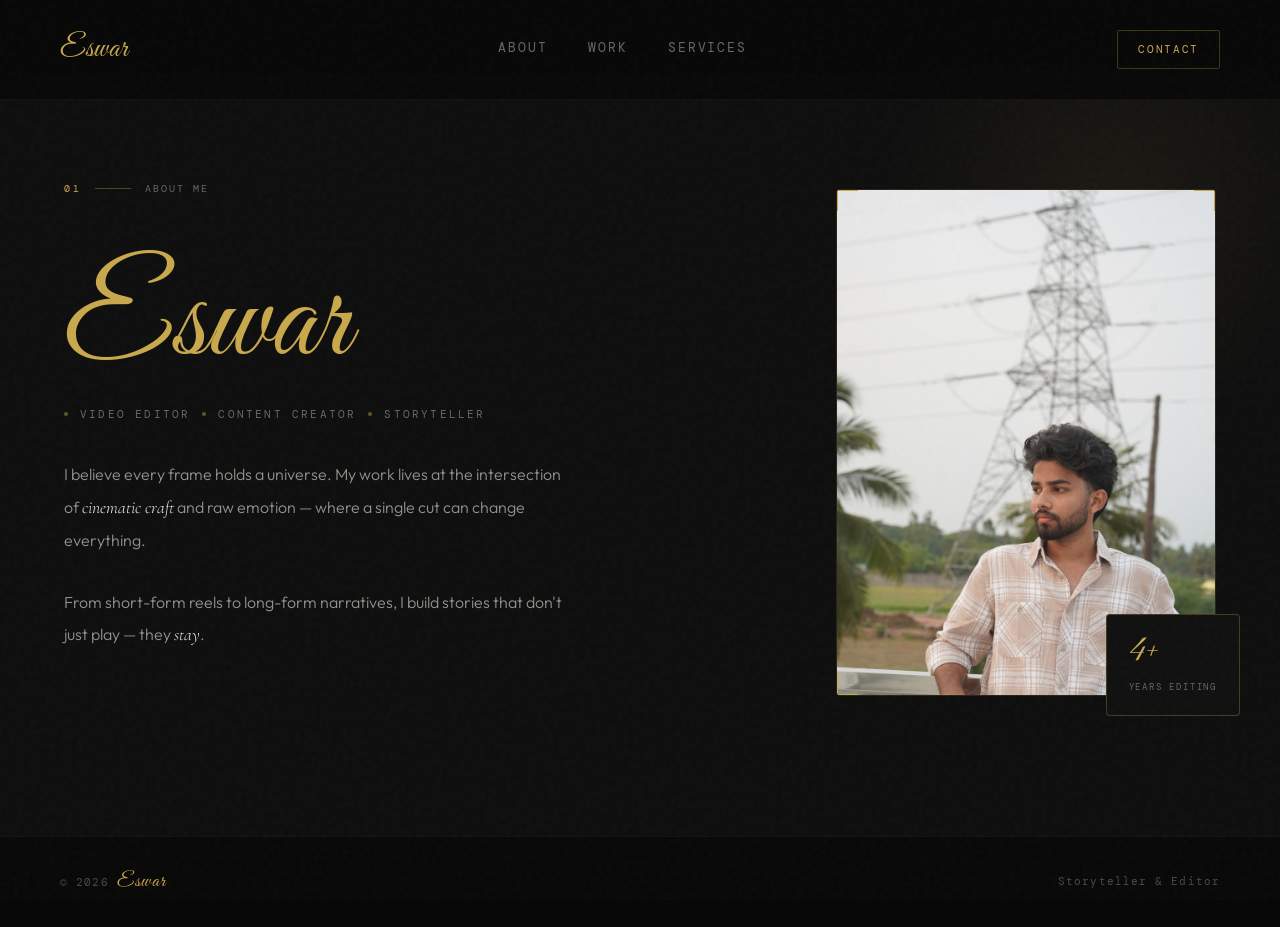
<file: about.html>
<!DOCTYPE html>
<html lang="en">
<head>
<meta charset="UTF-8">
<meta name="viewport" content="width=device-width, initial-scale=1.0">
<title>Eswar — About</title>
<link rel="preconnect" href="https://fonts.googleapis.com">
<link rel="preconnect" href="https://fonts.gstatic.com" crossorigin>
<link href="https://fonts.googleapis.com/css2?family=Cormorant+Garamond:ital,wght@0,300;0,400;0,600;0,700;1,300;1,400;1,600;1,700&family=Great+Vibes&family=Outfit:wght@300;400;500&family=DM+Mono:wght@300;400&display=swap" rel="stylesheet">
<link rel="stylesheet" href="styles.css">
</head>
<body>
<!-- Shader container for about-specific effects -->
<div id="shader-about" style="position:fixed;top:0;left:0;width:100%;height:100%;z-index:1;pointer-events:none;"></div>

<nav>
  <a href="hero.html" class="nav-logo">Eswar</a>
  <div class="nav-links">
    <a href="about.html" class="link">About</a>
    <a href="whatido.html" class="link">Work</a>
    <a href="services.html" class="link">Services</a>
    <a href="contact.html" class="link mobile-only">Contact</a>
  </div>
  <div class="nav-cta-wrapper">
    <a href="contact.html" class="nav-cta">Contact</a>
  </div>
  <button class="nav-toggle" aria-label="Toggle Navigation">
    <svg viewBox="0 0 24 24" fill="none" stroke="currentColor">
      <line x1="3" y1="12" x2="21" y2="12"></line>
      <line x1="3" y1="6" x2="21" y2="6"></line>
      <line x1="3" y1="18" x2="21" y2="18"></line>
    </svg>
  </button>
</nav>

<section id="about" class="section-wrap">
  <div class="orb" style="width:500px;height:500px;top:-120px;right:-80px;background:radial-gradient(circle,rgba(201,168,76,0.07) 0%,transparent 65%);"></div>
  <div class="section-tag reveal">
    <span class="tag-num">01</span>
    <span class="tag-line"></span>
    <span class="tag-label">About Me</span>
  </div>
  <div class="about-grid">
    <div class="reveal d1">
      <span class="about-name-script">Eswar</span>
      <div class="about-tagline">
        <span class="tl-dot"></span>
        <span class="tl-text">Video Editor</span>
        <span class="tl-dot"></span>
        <span class="tl-text">Content Creator</span>
        <span class="tl-dot"></span>
        <span class="tl-text">Storyteller</span>
      </div>
      <p class="about-bio">
        I believe every frame holds a universe. My work lives at the intersection of
        <em>cinematic craft</em> and raw emotion — where a single cut can change everything.
        <br><br>
        From short-form reels to long-form narratives, I build stories that don't just play —
        they <em>stay</em>.
      </p>
    </div>
    
    <div class="about-photo-wrap reveal d2">
      <div class="photo-frame">
        <span class="corner tl"></span>
        <span class="corner tr"></span>
        <span class="corner bl"></span>
        <span class="corner br"></span>
        <img src="img/DSC05494.JPG" alt="Eswar" class="photo-img">
      </div>
      <div class="about-float-badge">
        <span class="badge-num">4+</span>
        <span class="badge-label">Years Editing</span>
      </div>
    </div>
  </div>
</section>

<footer>
  <span class="ft">© 2026 <span class="ft-script">Eswar</span></span>
  <span class="ft" style="color:var(--muted2);">Storyteller &amp; Editor</span>
</footer>

<script src="script.js"></script>
</body>
</html>
</file>
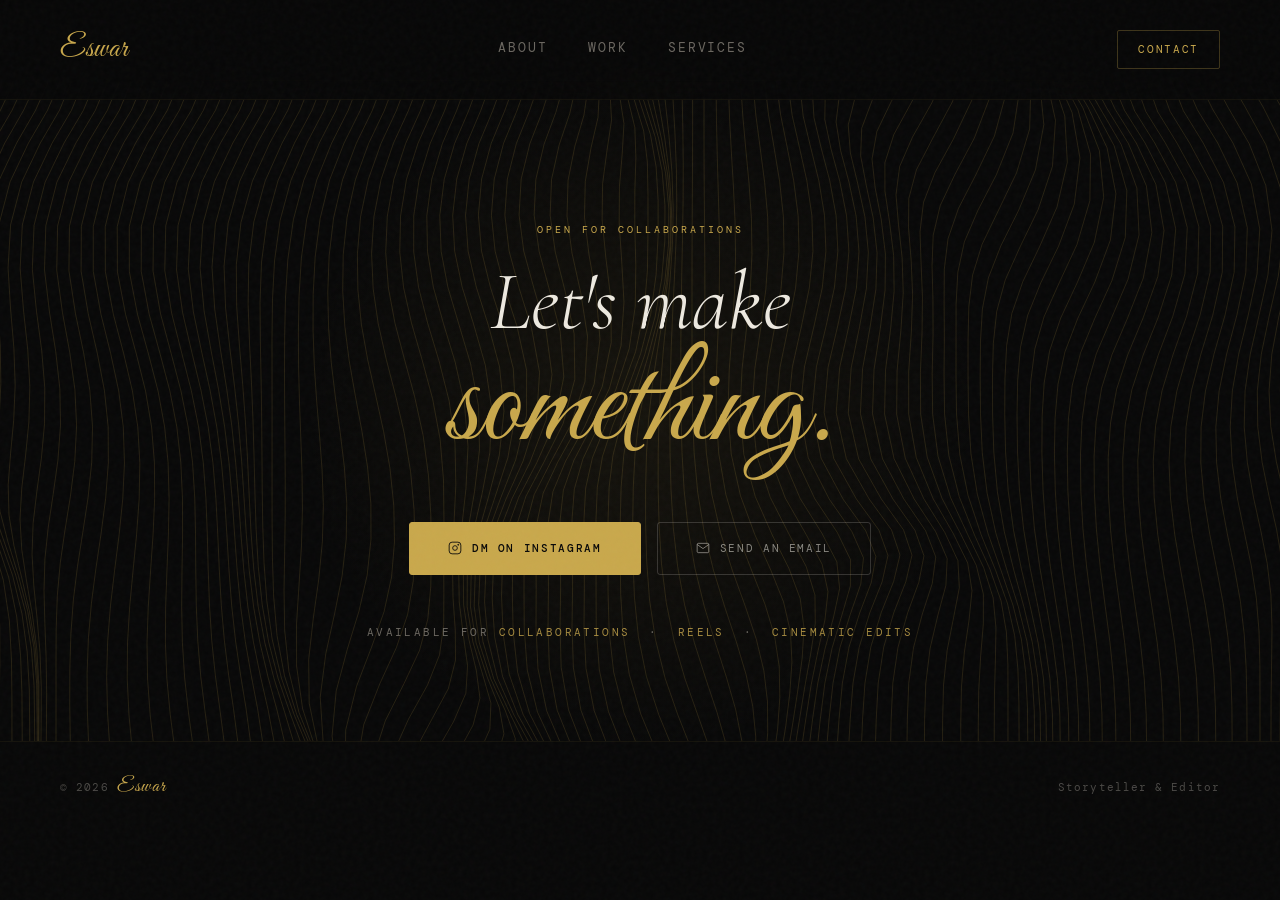
<file: contact.html>
<!DOCTYPE html>
<html lang="en">
<head>
<meta charset="UTF-8">
<meta name="viewport" content="width=device-width, initial-scale=1.0">
<title>Eswar — Contact</title>
<link rel="preconnect" href="https://fonts.googleapis.com">
<link rel="preconnect" href="https://fonts.gstatic.com" crossorigin>
<link href="https://fonts.googleapis.com/css2?family=Cormorant+Garamond:ital,wght@0,300;0,400;0,600;0,700;1,300;1,400;1,600;1,700&family=Great+Vibes&family=Outfit:wght@300;400;500&family=DM+Mono:wght@300;400&display=swap" rel="stylesheet">
<link rel="stylesheet" href="styles.css">
<!-- Shader container for contact-specific effects -->
<div id="shader-contact" style="position:fixed;top:0;left:0;width:100%;height:100%;z-index:1;pointer-events:none;"></div>
</head>
<body>
<nav>
  <a href="hero.html" class="nav-logo">Eswar</a>
  <div class="nav-links">
    <a href="about.html" class="link">About</a>
    <a href="whatido.html" class="link">Work</a>
    <a href="services.html" class="link">Services</a>
    <a href="contact.html" class="link mobile-only">Contact</a>
  </div>
  <div class="nav-cta-wrapper">
    <a href="contact.html" class="nav-cta">Contact</a>
  </div>
  <button class="nav-toggle" aria-label="Toggle Navigation">
    <svg viewBox="0 0 24 24" fill="none" stroke="currentColor">
      <line x1="3" y1="12" x2="21" y2="12"></line>
      <line x1="3" y1="6" x2="21" y2="6"></line>
      <line x1="3" y1="18" x2="21" y2="18"></line>
    </svg>
  </button>
</nav>

<div class="divider"></div>

<section id="contact">
  <div class="waves-container">
    <canvas id="waves-canvas"></canvas>
  </div>
  <div class="contact-orb"></div>
  <p class="contact-pre reveal">Open for collaborations</p>
  <div class="contact-heading reveal d1">Let's make</div>
  <div class="contact-script reveal d2">something.</div>
  <div class="cta-row reveal d3">
    <a href="https://www.instagram.com/tony_speaks.fc/" target="_blank" rel="noreferrer noopener" class="btn btn-gold">
      <svg width="14" height="14" viewBox="0 0 24 24" fill="none" stroke="currentColor" stroke-width="1.5"><rect x="2" y="2" width="20" height="20" rx="5"/><circle cx="12" cy="12" r="4"/><circle cx="17.5" cy="6.5" r="0.8" fill="currentColor"/></svg>
      DM on Instagram
    </a>
    <a href="mailto:easravan4@gmail.com" class="btn btn-ghost">
      <svg width="14" height="14" viewBox="0 0 24 24" fill="none" stroke="currentColor" stroke-width="1.5"><path d="M4 4h16c1.1 0 2 .9 2 2v12c0 1.1-.9 2-2 2H4c-1.1 0-2-.9-2-2V6c0-1.1.9-2 2-2z"/><polyline points="22,6 12,13 2,6"/></svg>
      Send an Email
    </a>
  </div>
  <p class="contact-avail reveal d4">Available for <span>Collaborations</span> &nbsp;·&nbsp; <span>Reels</span> &nbsp;·&nbsp; <span>Cinematic Edits</span></p>
</section>

<footer>
  <span class="ft">© 2026 <span class="ft-script">Eswar</span></span>
  <span class="ft" style="color:var(--muted2);">Storyteller &amp; Editor</span>
  </footer>

<script src="script.js"></script>
</body>
</html>
</file>
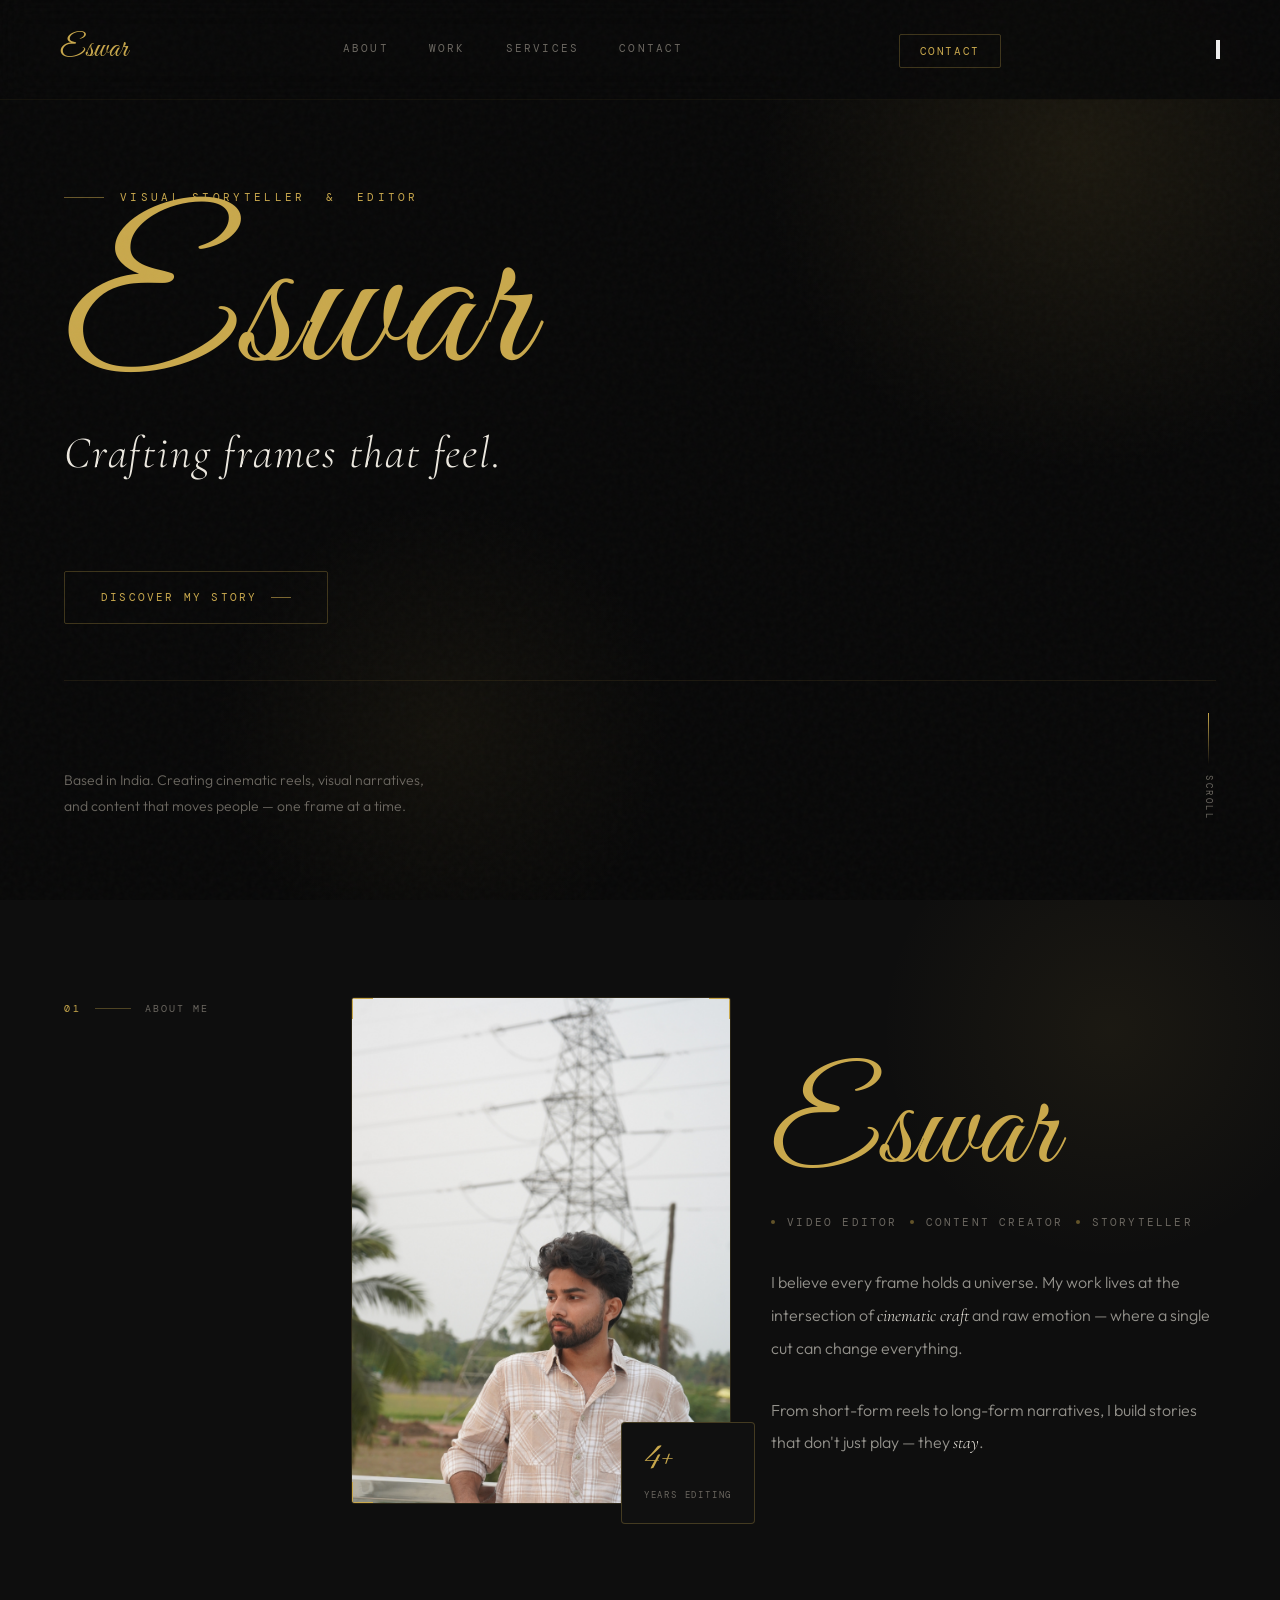
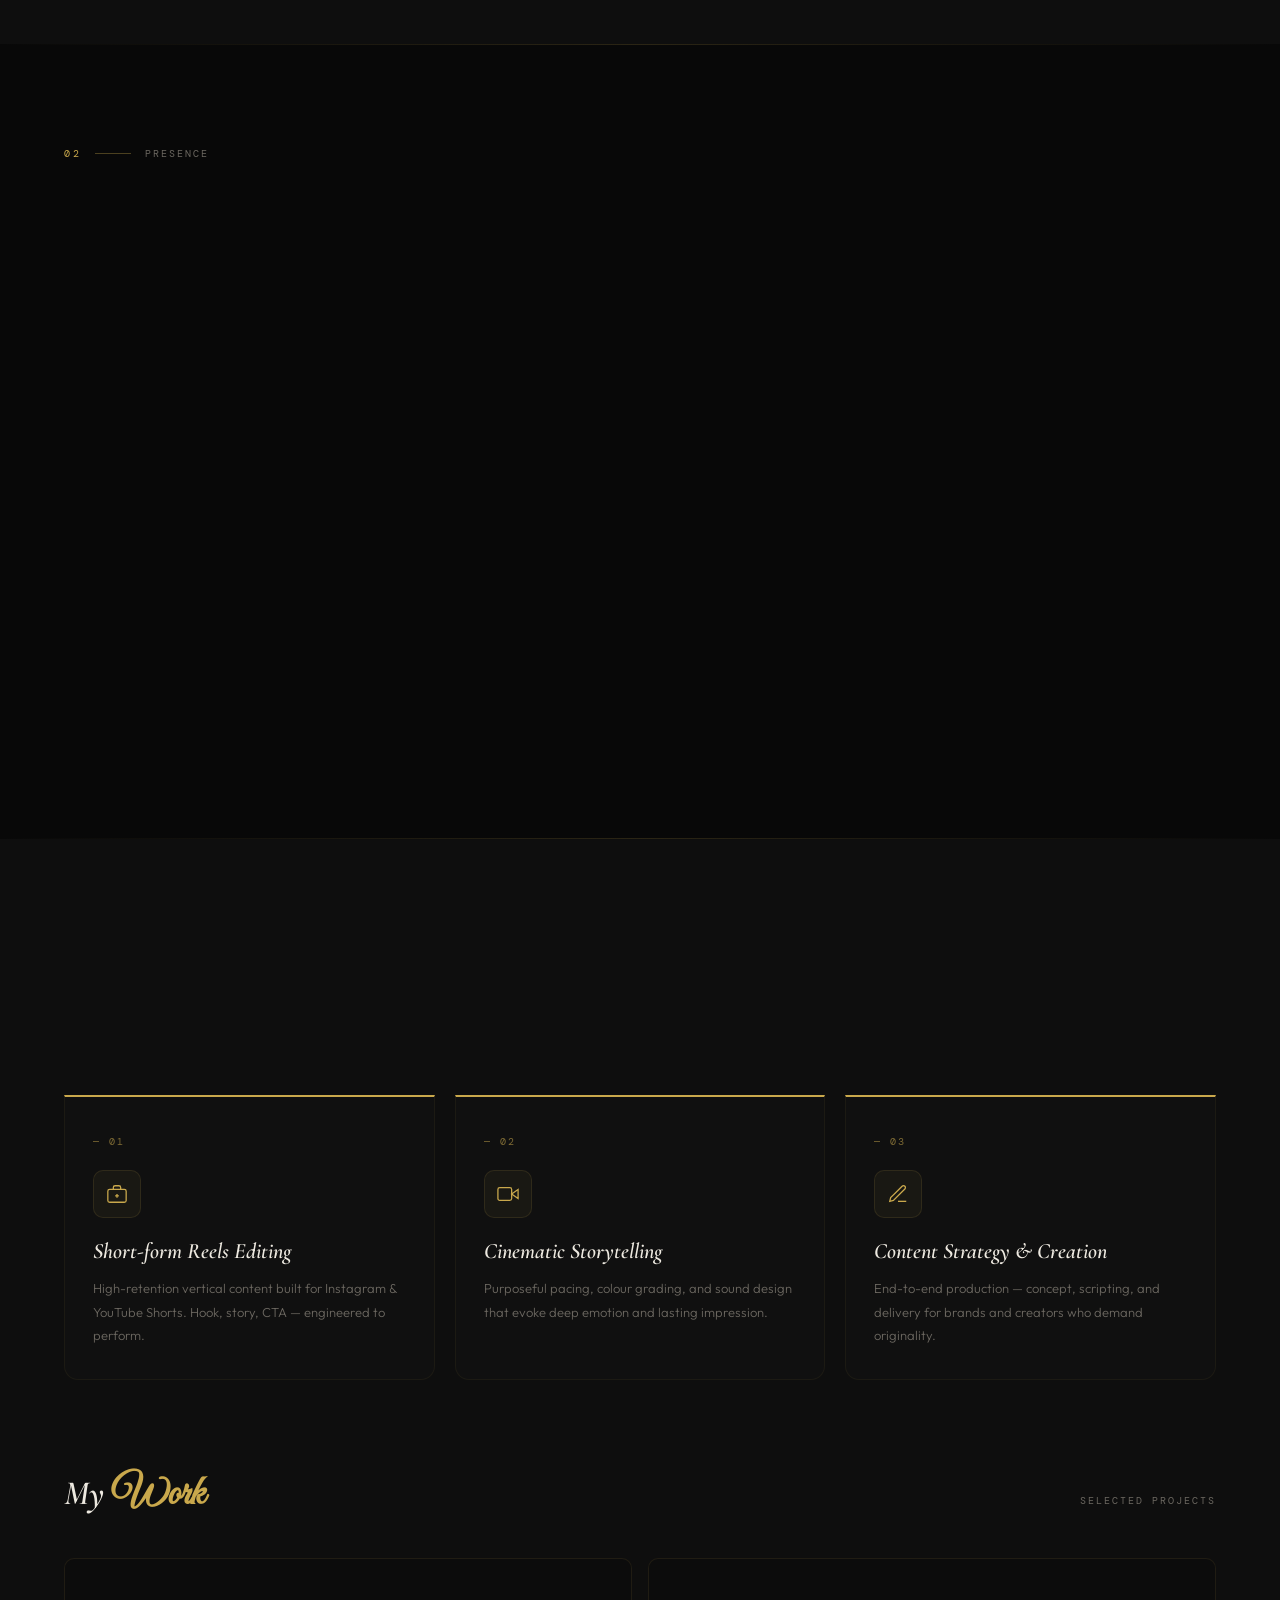
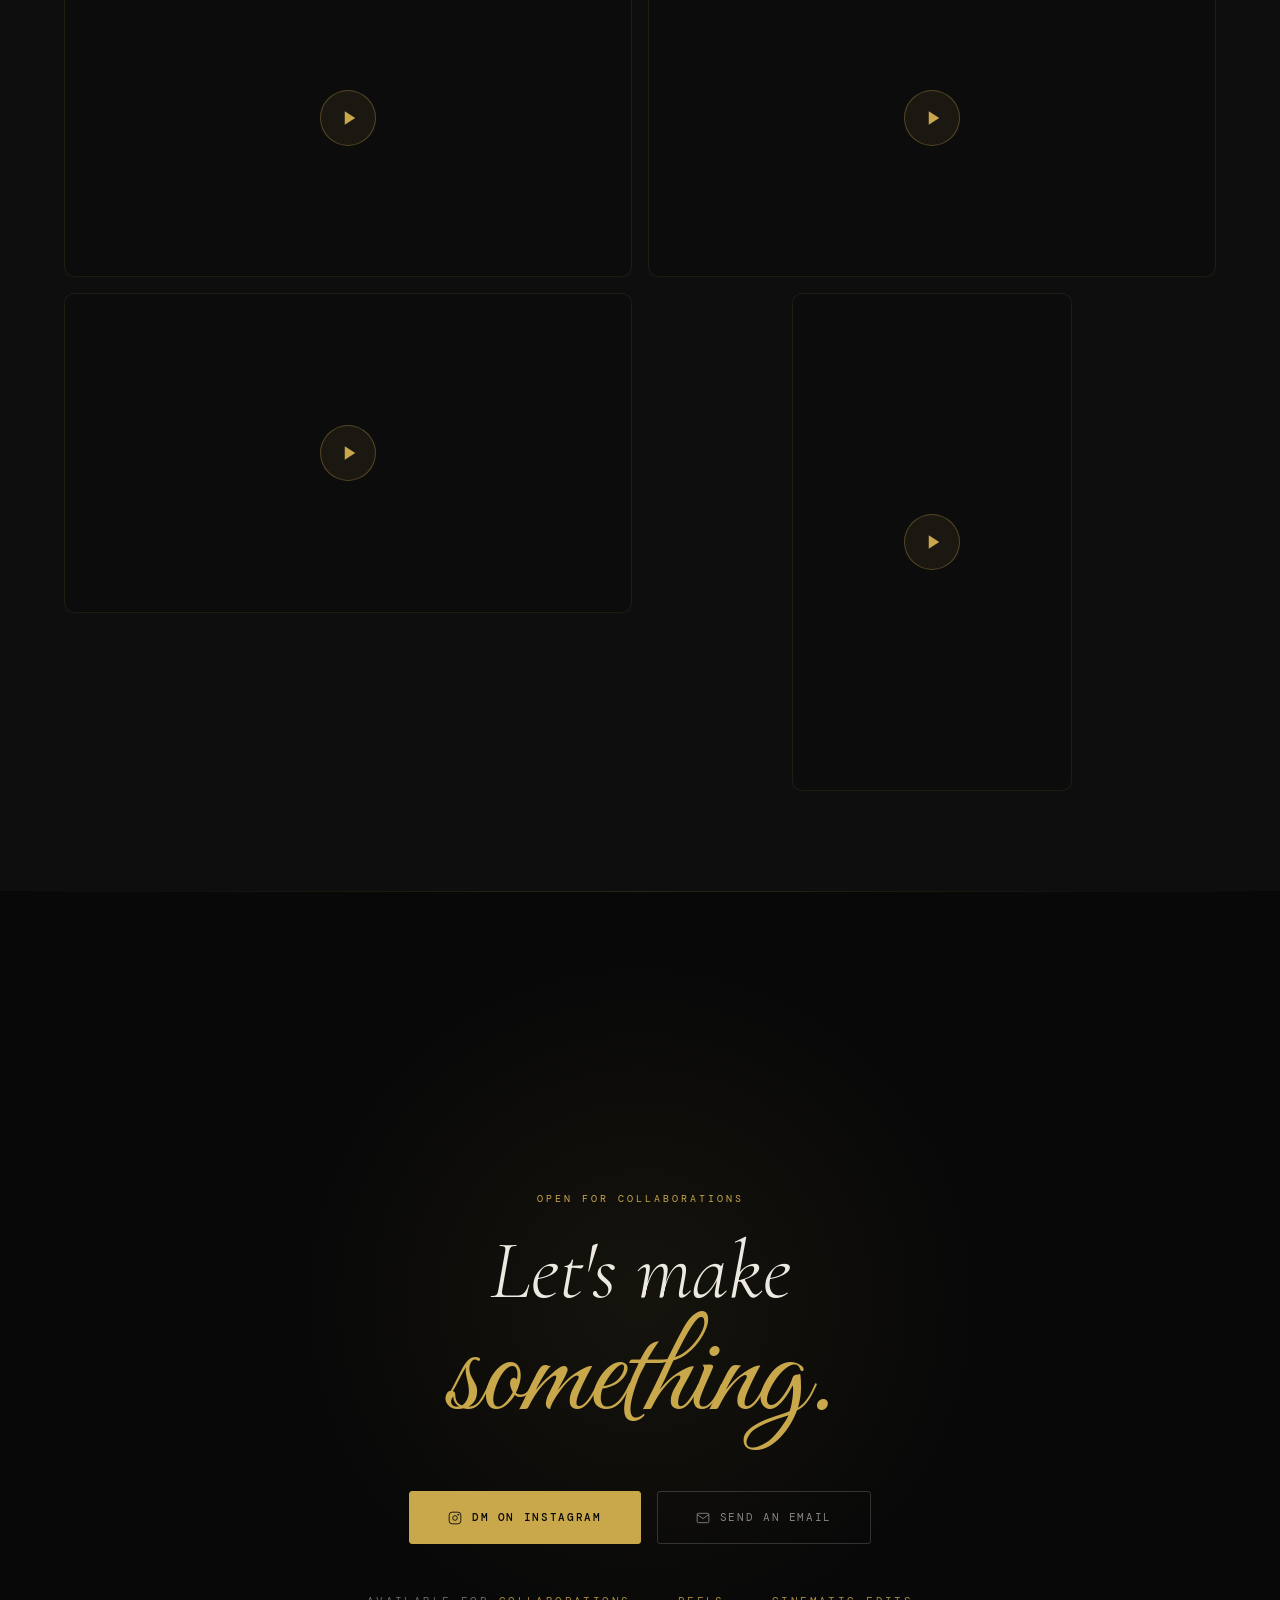
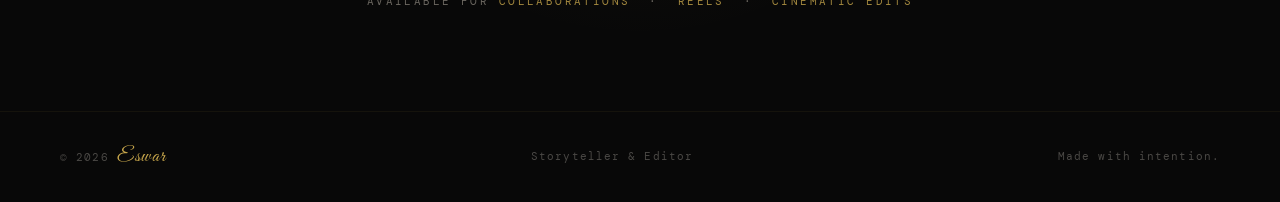
<file: eswar_portfolio.html>
<!DOCTYPE html>
<html lang="en">

<head>
  <meta charset="UTF-8">
  <meta name="viewport" content="width=device-width, initial-scale=1.0">
  <title>Eswar — Storyteller & Editor</title>
  <link rel="preconnect" href="https://fonts.googleapis.com">
  <link rel="preconnect" href="https://fonts.gstatic.com" crossorigin>
  <link
    href="https://fonts.googleapis.com/css2?family=Cormorant+Garamond:ital,wght@0,300;0,400;0,600;0,700;1,300;1,400;1,600;1,700&family=Great+Vibes&family=Outfit:wght@300;400;500&family=DM+Mono:wght@300;400&display=swap"
    rel="stylesheet">
  <style>
    *,
    *::before,
    *::after {
      margin: 0;
      padding: 0;
      box-sizing: border-box;
    }

    :root {
      --black: #080808;
      --black2: #0e0e0e;
      --card: #101010;
      --gold: #c9a84c;
      --gold2: #e8c97a;
      --gold-glow: rgba(201, 168, 76, 0.18);
      --gold-border: rgba(201, 168, 76, 0.28);
      --cream: #ede9e0;
      --muted: #6b6760;
      --muted2: #4a4845;
      --serif: 'Cormorant Garamond', Georgia, serif;
      --script: 'Great Vibes', cursive;
      --sans: 'Outfit', sans-serif;
      --mono: 'DM Mono', monospace;
    }

    html {
      scroll-behavior: smooth;
    }

    body {
      background: var(--black);
      color: var(--cream);
      font-family: var(--sans);
      font-size: 16px;
      line-height: 1.7;
      overflow-x: hidden;
    }

    /* ─── GRAIN ─── */
    body::before {
      content: '';
      position: fixed;
      inset: 0;
      background-image: url("data:image/svg+xml,%3Csvg viewBox='0 0 200 200' xmlns='http://www.w3.org/2000/svg'%3E%3Cfilter id='n'%3E%3CfeTurbulence type='fractalNoise' baseFrequency='0.85' numOctaves='4' stitchTiles='stitch'/%3E%3C/filter%3E%3Crect width='100%25' height='100%25' filter='url(%23n)'/%3E%3C/svg%3E");
      opacity: 0.03;
      pointer-events: none;
      z-index: 9999;
    }

    /* ─── ORB ─── */
    .orb {
      position: absolute;
      border-radius: 50%;
      pointer-events: none;
    }

    /* ─── NAV ─── */
    nav {
      position: fixed;
      top: 0;
      left: 0;
      right: 0;
      z-index: 100;
      display: flex;
      justify-content: space-between;
      align-items: center;
      padding: 24px 60px;
      background: rgba(8, 8, 8, 0.88);
      backdrop-filter: blur(16px);
      border-bottom: 1px solid rgba(201, 168, 76, 0.06);
    }

    .nav-logo {
      font-family: var(--script);
      font-size: 30px;
      color: var(--gold);
      text-decoration: none;
    }

    .nav-links {
      display: flex;
      gap: 40px;
      align-items: center;
    }

    nav a.link {
      font-family: var(--mono);
      font-size: 11px;
      letter-spacing: 0.2em;
      text-transform: uppercase;
      color: var(--muted);
      text-decoration: none;
      position: relative;
      padding-bottom: 3px;
      transition: color 0.3s;
    }

    nav a.link::after {
      content: '';
      position: absolute;
      bottom: 0;
      left: 0;
      height: 1px;
      width: 0;
      background: var(--gold);
      transition: width 0.35s ease;
    }

    nav a.link:hover {
      color: var(--cream);
    }

    nav a.link:hover::after {
      width: 100%;
    }

    .nav-cta {
      font-family: var(--mono);
      font-size: 11px;
      letter-spacing: 0.15em;
      text-transform: uppercase;
      color: var(--gold);
      border: 1px solid var(--gold-border);
      padding: 9px 20px;
      border-radius: 2px;
      text-decoration: none;
      transition: background 0.3s, color 0.3s;
    }

    .nav-cta:hover {
      background: var(--gold);
      color: var(--black);
    }

    /* ─── HERO ─── */
    #hero {
      min-height: 100vh;
      display: flex;
      flex-direction: column;
      justify-content: flex-end;
      padding: 0 64px 80px;
      position: relative;
      overflow: hidden;
    }

    .hero-orb1 {
      width: 700px;
      height: 700px;
      top: -200px;
      right: -150px;
      background: radial-gradient(circle, rgba(201, 168, 76, 0.1) 0%, transparent 65%);
    }

    .hero-orb2 {
      width: 500px;
      height: 500px;
      bottom: -80px;
      left: 15%;
      background: radial-gradient(circle, rgba(201, 168, 76, 0.06) 0%, transparent 65%);
    }

    .hero-eyebrow {
      font-family: var(--mono);
      font-size: 11px;
      letter-spacing: 0.3em;
      color: var(--gold);
      text-transform: uppercase;
      margin-bottom: 24px;
      display: flex;
      align-items: center;
      gap: 16px;
      opacity: 0;
      animation: fadeIn 1s ease 0.3s forwards;
    }

    .hero-eyebrow::before {
      content: '';
      display: block;
      width: 40px;
      height: 1px;
      background: var(--gold);
      opacity: 0.5;
    }

    .hero-name {
      font-family: var(--script);
      font-size: clamp(100px, 16vw, 210px);
      color: var(--gold);
      line-height: 0.82;
      letter-spacing: 0.01em;
      margin-bottom: 16px;
      opacity: 0;
      animation: fadeUp 1.1s ease 0.5s forwards;
    }

    .hero-sub {
      font-family: var(--serif);
      font-size: clamp(24px, 3.5vw, 48px);
      font-weight: 300;
      font-style: italic;
      color: var(--cream);
      opacity: 0;
      animation: fadeUp 1.1s ease 0.7s forwards;
      letter-spacing: 0.04em;
      margin-bottom: 48px;
    }

    .hero-bottom {
      display: flex;
      justify-content: space-between;
      align-items: flex-end;
      border-top: 1px solid rgba(201, 168, 76, 0.1);
      padding-top: 32px;
      opacity: 0;
      animation: fadeUp 1s ease 0.9s forwards;
    }

    .hero-desc {
      font-size: 14px;
      color: var(--muted);
      max-width: 360px;
      line-height: 1.85;
      font-weight: 300;
    }

    .hero-scroll {
      display: flex;
      flex-direction: column;
      align-items: center;
      gap: 10px;
    }

    /* Hero Button Shell */
    .hero-actions {
      margin-top: 32px;
      margin-bottom: 56px;
      animation: fadeUp 1.1s ease 0.4s both;
    }

    .hero-btn {
      display: inline-flex;
      align-items: center;
      gap: 14px;
      font-family: var(--mono);
      font-size: 11px;
      letter-spacing: 0.2em;
      text-transform: uppercase;
      color: var(--gold);
      text-decoration: none;
      border: 1px solid var(--gold-border);
      padding: 16px 36px;
      border-radius: 2px;
      transition: all 0.4s cubic-bezier(0.23, 1, 0.32, 1);
      position: relative;
      overflow: hidden;
    }

    .hero-btn:hover {
      background: var(--gold);
      color: var(--black);
      border-color: var(--gold);
      box-shadow: 0 0 40px rgba(201, 168, 76, 0.15);
      transform: translateY(-2px);
    }

    .hero-btn .arrow-line {
      height: 1px;
      width: 20px;
      background: currentColor;
      opacity: 0.6;
    }

    .scroll-line {
      width: 1px;
      height: 52px;
      background: linear-gradient(to bottom, var(--gold), transparent);
      animation: scrollPulse 2.2s ease-in-out infinite;
    }

    @keyframes scrollPulse {

      0%,
      100% {
        opacity: 0.25;
      }

      50% {
        opacity: 1;
      }
    }

    .scroll-text {
      font-family: var(--mono);
      font-size: 9px;
      letter-spacing: 0.28em;
      color: var(--muted);
      text-transform: uppercase;
      writing-mode: vertical-rl;
    }

    /* ─── SHARED SECTION ─── */
    .section-wrap {
      padding: 100px 64px;
      position: relative;
      overflow: hidden;
    }

    .section-tag {
      display: flex;
      align-items: center;
      gap: 14px;
      margin-bottom: 20px;
    }

    .tag-num {
      font-family: var(--mono);
      font-size: 10px;
      color: var(--gold);
      letter-spacing: 0.25em;
    }

    .tag-line {
      height: 1px;
      width: 36px;
      background: var(--gold);
      opacity: 0.35;
    }

    .tag-label {
      font-family: var(--mono);
      font-size: 10px;
      color: var(--muted);
      letter-spacing: 0.2em;
      text-transform: uppercase;
    }

    .section-heading {
      font-family: var(--serif);
      font-size: clamp(42px, 6vw, 76px);
      font-weight: 600;
      font-style: italic;
      line-height: 1.02;
      margin-bottom: 32px;
      color: var(--cream);
    }

    .section-heading .hl {
      font-family: var(--script);
      color: var(--gold);
      font-style: normal;
      font-size: 1.12em;
    }

    /* ─── ABOUT ─── */
    #about {
      background: var(--black2);
    }

    .about-grid {
      display: grid;
      grid-template-columns: 1.5fr 1fr;
      gap: 40px;
      align-items: center;
    }

    .about-photo-wrap {
      position: relative;
      top: -40px;
      max-width: 380px;
      margin-left: auto;
      animation: float 6s ease-in-out infinite;
    }

    @keyframes float {

      0%,
      100% {
        transform: translateY(0);
      }

      50% {
        transform: translateY(-15px);
      }
    }

    .photo-frame {
      position: relative;
      width: 100%;
      aspect-ratio: 3/4;
      background: #0d0d0d;
      border: 1px solid rgba(201, 168, 76, 0.15);
      border-radius: 4px;
      display: flex;
      align-items: center;
      justify-content: center;
      overflow: hidden;
    }

    .photo-img {
      width: 100%;
      height: 100%;
      object-fit: cover;
      display: block;
      z-index: 1;
    }

    .photo-frame::after {
      content: '';
      position: absolute;
      inset: 0;
      background: linear-gradient(135deg, rgba(201, 168, 76, 0.04) 0%, transparent 60%);
      pointer-events: none;
    }

    .corner {
      position: absolute;
      width: 22px;
      height: 22px;
      z-index: 2;
    }

    .corner.tl {
      top: -1px;
      left: -1px;
      border-top: 2px solid var(--gold);
      border-left: 2px solid var(--gold);
    }

    .corner.tr {
      top: -1px;
      right: -1px;
      border-top: 2px solid var(--gold);
      border-right: 2px solid var(--gold);
    }

    .corner.bl {
      bottom: -1px;
      left: -1px;
      border-bottom: 2px solid var(--gold);
      border-left: 2px solid var(--gold);
    }

    .corner.br {
      bottom: -1px;
      right: -1px;
      border-bottom: 2px solid var(--gold);
      border-right: 2px solid var(--gold);
    }

    .photo-placeholder {
      display: flex;
      flex-direction: column;
      align-items: center;
      gap: 14px;
      z-index: 1;
    }

    .photo-icon-ring {
      width: 64px;
      height: 64px;
      border-radius: 50%;
      border: 1px solid var(--gold-border);
      display: flex;
      align-items: center;
      justify-content: center;
      background: rgba(201, 168, 76, 0.04);
    }

    .photo-icon-ring svg {
      width: 26px;
      height: 26px;
      stroke: var(--gold);
      fill: none;
      stroke-width: 1.2;
    }

    .photo-placeholder span {
      font-family: var(--mono);
      font-size: 10px;
      letter-spacing: 0.22em;
      color: var(--muted2);
      text-transform: uppercase;
    }

    .about-float-badge {
      position: absolute;
      bottom: -20px;
      right: -24px;
      background: var(--card);
      border: 1px solid var(--gold-border);
      border-radius: 4px;
      padding: 16px 22px;
      z-index: 3;
    }

    .badge-num {
      font-family: var(--script);
      font-size: 40px;
      color: var(--gold);
      line-height: 1;
      display: block;
    }

    .badge-label {
      font-family: var(--mono);
      font-size: 9px;
      letter-spacing: 0.2em;
      color: var(--muted);
      text-transform: uppercase;
    }

    .about-name-script {
      font-family: var(--script);
      font-size: clamp(72px, 10vw, 130px);
      color: var(--gold);
      line-height: 0.88;
      display: block;
      margin-bottom: 24px;
    }

    .about-tagline {
      display: flex;
      align-items: center;
      gap: 12px;
      margin-bottom: 36px;
      flex-wrap: wrap;
    }

    .tl-dot {
      width: 4px;
      height: 4px;
      border-radius: 50%;
      background: var(--gold);
      opacity: 0.45;
      flex-shrink: 0;
    }

    .tl-text {
      font-family: var(--mono);
      font-size: 11px;
      letter-spacing: 0.2em;
      color: var(--muted);
      text-transform: uppercase;
    }

    .about-bio {
      font-size: 16px;
      font-weight: 300;
      color: rgba(237, 233, 224, 0.6);
      line-height: 1.95;
      max-width: 500px;
      margin-bottom: 44px;
    }

    .about-bio em {
      font-family: var(--serif);
      font-style: italic;
      color: var(--cream);
      font-size: 1.1em;
    }

    .about-stats {
      display: flex;
      gap: 44px;
      padding-top: 32px;
      border-top: 1px solid rgba(201, 168, 76, 0.1);
    }

    .astat {
      display: flex;
      flex-direction: column;
      gap: 5px;
    }

    .astat-n {
      font-family: var(--serif);
      font-size: 36px;
      font-weight: 600;
      color: var(--gold);
      line-height: 1;
    }

    .astat-l {
      font-family: var(--mono);
      font-size: 9px;
      letter-spacing: 0.2em;
      color: var(--muted);
      text-transform: uppercase;
    }

    /* ─── WHAT I DO ─── */
    #whatido {
      background: var(--black);
    }

    .whatido-grid {
      display: grid;
      grid-template-columns: 1fr 1fr;
      gap: 40px;
      align-items: center;
    }

    .insta-card {
      background: var(--card);
      border: 1px solid var(--gold-border);
      border-radius: 14px;
      padding: 40px;
      display: flex;
      flex-direction: column;
      gap: 32px;
      position: relative;
      overflow: hidden;
      transition: box-shadow 0.4s;
      margin-top: -160px;
      margin-left: -160px;
      animation: float 5s ease-in-out infinite alternate;
    }

    .insta-card::before {
      content: '';
      position: absolute;
      top: 0;
      left: 0;
      right: 0;
      height: 2px;
      background: linear-gradient(to right, transparent, var(--gold) 40%, var(--gold2) 60%, transparent);
      opacity: 0.7;
    }

    .insta-card:hover {
      box-shadow: 0 0 70px rgba(201, 168, 76, 0.1);
    }

    .insta-profile {
      display: flex;
      align-items: center;
      gap: 18px;
    }

    .avatar-ring {
      width: 68px;
      height: 68px;
      border-radius: 50%;
      padding: 2px;
      background: conic-gradient(var(--gold) 0deg, var(--gold2) 120deg, transparent 240deg, var(--gold) 360deg);
      flex-shrink: 0;
    }

    .avatar-inner {
      width: 100%;
      height: 100%;
      border-radius: 50%;
      background: var(--card);
      border: 2px solid var(--black);
      display: flex;
      align-items: center;
      justify-content: center;
      overflow: hidden;
    }

    .avatar-inner svg {
      width: 26px;
      height: 26px;
      stroke: var(--muted);
      fill: none;
      stroke-width: 1.3;
    }

    .avatar-inner img {
      width: 100%;
      height: 100%;
      object-fit: cover;
      display: block;
    }

    .insta-handle {
      font-family: var(--sans);
      font-size: 16px;
      font-weight: 500;
      color: var(--cream);
    }

    .insta-sub {
      font-size: 12px;
      color: var(--muted);
      margin-top: 3px;
      font-weight: 300;
    }

    .insta-stats {
      display: flex;
      justify-content: center;
      gap: 12px;
    }

    .stat-item {
      background: rgba(201, 168, 76, 0.03);
      border: 1px solid rgba(201, 168, 76, 0.1);
      border-radius: 10px;
      padding: 20px 12px;
      text-align: center;
      transition: border-color 0.3s;
    }

    .stat-item:hover {
      border-color: rgba(201, 168, 76, 0.3);
    }

    .stat-num {
      font-family: var(--serif);
      font-size: 32px;
      font-weight: 600;
      color: var(--gold);
      display: block;
      line-height: 1;
      margin-bottom: 7px;
    }

    .stat-label {
      font-family: var(--mono);
      font-size: 9px;
      letter-spacing: 0.2em;
      color: var(--muted);
      text-transform: uppercase;
    }

    .insta-footer {
      font-size: 13px;
      color: var(--muted);
      font-weight: 300;
      border-top: 1px solid rgba(201, 168, 76, 0.08);
      padding-top: 20px;
      line-height: 1.75;
    }

    .portrait-card {
      background: #0c0c0c;
      border: 1px solid rgba(201, 168, 76, 0.15);
      border-radius: 14px;
      aspect-ratio: 4/5;
      width: 100%;
      max-width: 350px;
      display: flex;
      align-items: center;
      justify-content: center;
      position: relative;
      overflow: hidden;
      transition: box-shadow 0.4s, border-color 0.4s;
      animation: float 5s ease-in-out infinite alternate;
    }

    .portrait-card:hover {
      border-color: rgba(201, 168, 76, 0.4);
      box-shadow: 0 0 80px rgba(201, 168, 76, 0.1), inset 0 0 80px rgba(0, 0, 0, 0.5);
    }

    .portrait-card::after {
      content: '';
      position: absolute;
      inset: 0;
      background: linear-gradient(to top, rgba(8, 8, 8, 0.55) 0%, transparent 45%);
      pointer-events: none;
    }

    /* ─── SERVICES ─── */
    #services {
      background: var(--black2);
    }

    .services-grid {
      display: grid;
      grid-template-columns: repeat(3, 1fr);
      gap: 20px;
      margin-bottom: 80px;
    }

    .service-card {
      background: var(--card);
      border: 1px solid rgba(201, 168, 76, 0.07);
      border-top: 2px solid var(--gold);
      border-radius: 0 0 14px 14px;
      padding: 36px 28px 32px;
      position: relative;
      overflow: hidden;
      transition: transform 0.35s, box-shadow 0.35s, border-color 0.35s;
    }

    .service-card:hover {
      transform: translateY(-8px);
      box-shadow: 0 24px 70px rgba(0, 0, 0, 0.5), 0 0 40px rgba(201, 168, 76, 0.07);
      border-color: rgba(201, 168, 76, 0.22);
    }

    .svc-num {
      font-family: var(--mono);
      font-size: 10px;
      color: var(--gold);
      letter-spacing: 0.2em;
      margin-bottom: 20px;
      opacity: 0.6;
    }

    .svc-icon {
      width: 48px;
      height: 48px;
      border-radius: 10px;
      background: rgba(201, 168, 76, 0.05);
      display: flex;
      align-items: center;
      justify-content: center;
      margin-bottom: 20px;
      border: 1px solid rgba(201, 168, 76, 0.12);
    }

    .svc-icon svg {
      width: 22px;
      height: 22px;
      stroke: var(--gold);
      fill: none;
      stroke-width: 1.4;
    }

    .svc-title {
      font-family: var(--serif);
      font-size: 22px;
      font-weight: 600;
      font-style: italic;
      color: var(--cream);
      margin-bottom: 12px;
      line-height: 1.25;
    }

    .svc-desc {
      font-size: 13px;
      color: var(--muted);
      line-height: 1.8;
      font-weight: 300;
    }

    /* ─── MY WORK ─── */
    .work-head {
      display: flex;
      align-items: baseline;
      justify-content: space-between;
      margin-bottom: 28px;
    }

    .work-title {
      font-family: var(--serif);
      font-size: 34px;
      font-style: italic;
      font-weight: 600;
      color: var(--cream);
    }

    .work-sub {
      font-family: var(--mono);
      font-size: 10px;
      letter-spacing: 0.2em;
      color: var(--muted);
      text-transform: uppercase;
    }

    .work-grid {
      display: grid;
      grid-template-columns: 1fr 1fr;
      gap: 16px;
      align-items: start;
    }

    .work-thumb {
      aspect-ratio: 16/9;
      background: #0c0c0c;
      border: 1px solid rgba(201, 168, 76, 0.1);
      border-radius: 10px;
      display: flex;
      align-items: center;
      justify-content: center;
      position: relative;
      overflow: hidden;
      cursor: pointer;
      transition: border-color 0.35s, box-shadow 0.35s;
    }

    .work-thumb:hover {
      border-color: var(--gold);
      box-shadow: 0 0 50px rgba(201, 168, 76, 0.12);
    }

    .work-thumb:hover .play-ring {
      opacity: 0;
      transform: translate(-50%, -50%) scale(0.8);
      pointer-events: none;
    }

    .work-thumb video {
      width: 100%;
      height: 100%;
      object-fit: cover;
      position: absolute;
      top: 0;
      left: 0;
      z-index: 0;
      opacity: 0.65;
      transition: opacity 0.35s ease;
    }

    .work-thumb:hover video {
      opacity: 1;
    }

    .work-thumb.vertical-video {
      aspect-ratio: 9/16;
      max-width: 280px;
      width: 100%;
      justify-self: center;
    }

    .audio-toggle {
      position: absolute;
      bottom: 16px;
      right: 16px;
      width: 36px;
      height: 36px;
      border-radius: 50%;
      background: rgba(8, 8, 8, 0.75);
      border: 1px solid rgba(201, 168, 76, 0.25);
      color: var(--gold);
      display: flex;
      align-items: center;
      justify-content: center;
      cursor: pointer;
      z-index: 5;
      transition: all 0.3s ease, opacity 0.3s ease;
      opacity: 0;
      padding: 0;
      outline: none;
    }

    .work-thumb:hover .audio-toggle {
      opacity: 1;
    }

    .audio-toggle:hover {
      background: var(--gold);
      color: var(--black);
      border-color: var(--gold);
      transform: scale(1.05);
    }

    .audio-toggle svg {
      width: 16px;
      height: 16px;
      fill: currentColor;
    }

    .audio-toggle.unmuted .mute-icon {
      display: none;
    }

    .audio-toggle:not(.unmuted) .unmute-icon {
      display: none;
    }

    .play-ring {
      position: absolute;
      top: 50%;
      left: 50%;
      transform: translate(-50%, -50%);
      width: 56px;
      height: 56px;
      border-radius: 50%;
      background: rgba(201, 168, 76, 0.08);
      border: 1px solid rgba(201, 168, 76, 0.32);
      display: flex;
      align-items: center;
      justify-content: center;
      transition: background 0.35s, transform 0.35s, opacity 0.35s;
      z-index: 1;
    }

    .play-ring svg {
      width: 18px;
      height: 18px;
      fill: var(--gold);
      margin-left: 3px;
    }

    .thumb-label {
      position: absolute;
      bottom: 14px;
      left: 16px;
      font-family: var(--mono);
      font-size: 9px;
      letter-spacing: 0.18em;
      color: var(--muted2);
      text-transform: uppercase;
      z-index: 1;
    }

    /* ─── CONTACT ─── */
    #contact {
      background: var(--black);
      padding: 140px 64px 100px;
      position: relative;
      overflow: hidden;
      text-align: center;
    }

    .contact-orb {
      width: 800px;
      height: 800px;
      top: 50%;
      left: 50%;
      transform: translate(-50%, -50%);
      background: radial-gradient(circle, rgba(201, 168, 76, 0.07) 0%, transparent 60%);
      position: absolute;
      pointer-events: none;
      border-radius: 50%;
    }

    .contact-pre {
      font-family: var(--mono);
      font-size: 10px;
      letter-spacing: 0.3em;
      color: var(--gold);
      text-transform: uppercase;
      margin-bottom: 20px;
      opacity: 0.75;
    }

    .contact-heading {
      font-family: var(--serif);
      font-size: clamp(44px, 6.5vw, 88px);
      font-weight: 300;
      font-style: italic;
      line-height: 1.05;
      color: var(--cream);
      opacity: 0.85;
      margin-bottom: 8px;
    }

    .contact-script {
      font-family: var(--script);
      font-size: clamp(64px, 10vw, 140px);
      color: var(--gold);
      line-height: 0.88;
      display: block;
      margin-bottom: 56px;
    }

    .cta-row {
      display: flex;
      gap: 16px;
      justify-content: center;
      flex-wrap: wrap;
      margin-bottom: 48px;
    }

    .btn {
      display: inline-flex;
      align-items: center;
      gap: 10px;
      padding: 16px 38px;
      font-family: var(--mono);
      font-size: 11px;
      letter-spacing: 0.15em;
      text-transform: uppercase;
      border-radius: 3px;
      cursor: pointer;
      transition: all 0.3s;
      text-decoration: none;
    }

    .btn-gold {
      background: var(--gold);
      border: 1px solid var(--gold);
      color: var(--black);
      font-weight: 500;
    }

    .btn-gold:hover {
      background: var(--gold2);
      box-shadow: 0 0 50px rgba(201, 168, 76, 0.3);
    }

    .btn-ghost {
      background: transparent;
      border: 1px solid rgba(237, 233, 224, 0.18);
      color: rgba(237, 233, 224, 0.55);
    }

    .btn-ghost:hover {
      border-color: rgba(237, 233, 224, 0.5);
      color: var(--cream);
    }

    .contact-avail {
      font-family: var(--mono);
      font-size: 11px;
      letter-spacing: 0.22em;
      color: var(--muted);
      text-transform: uppercase;
    }

    .contact-avail span {
      color: var(--gold);
      opacity: 0.8;
    }

    /* ─── FOOTER ─── */
    footer {
      border-top: 1px solid rgba(201, 168, 76, 0.07);
      padding: 28px 60px;
      display: flex;
      justify-content: space-between;
      align-items: center;
      background: var(--black);
    }

    .ft {
      font-family: var(--mono);
      font-size: 11px;
      color: var(--muted2);
      letter-spacing: 0.1em;
    }

    .ft-script {
      font-family: var(--script);
      font-size: 20px;
      color: var(--gold);
    }

    /* ─── DIVIDER ─── */
    .divider {
      height: 1px;
      background: linear-gradient(to right, transparent, rgba(201, 168, 76, 0.18), transparent);
    }

    /* ─── ANIMATIONS ─── */
    @keyframes fadeUp {
      from {
        opacity: 0;
        transform: translateY(40px);
      }

      to {
        opacity: 1;
        transform: translateY(0);
      }
    }

    @keyframes fadeIn {
      from {
        opacity: 0;
      }

      to {
        opacity: 1;
      }
    }

    .reveal {
      opacity: 0;
      transform: translateY(36px);
      transition: opacity 0.85s ease, transform 0.85s ease;
    }

    .reveal.visible {
      opacity: 1;
      transform: translateY(0);
    }

    .reveal.d1 {
      transition-delay: 0.1s;
    }

    .reveal.d2 {
      transition-delay: 0.22s;
    }

    .reveal.d3 {
      transition-delay: 0.34s;
    }

    .reveal.d4 {
      transition-delay: 0.46s;
    }

    /* ─── RESPONSIVE ─── */
    @media (max-width: 900px) {
      nav {
        padding: 18px 24px;
      }

      .section-wrap {
        padding: 80px 24px;
      }

      .about-grid,
      .whatido-grid,
      .services-grid,
      .work-grid {
        grid-template-columns: 1fr !important;
        gap: 40px;
      }

      .about-photo-wrap,
      .portrait-card {
        margin: 0 auto;
        max-width: 100%;
      }

      /* Fix for the "What I Do" floating alignment */
      .insta-card {
        margin: 0 !important;
        width: 100%;
        max-width: 100%;
        box-shadow: none;
        border-radius: 8px;
        padding: 30px 24px;
      }

      .about-float-badge {
        position: static;
        margin-top: 20px;
        display: inline-block;
      }
    }

    @media (max-width: 768px) {
      .hero-name {
        font-size: clamp(64px, 18vw, 110px);
      }

      .hero-sub {
        font-size: 22px !important;
      }

      .nav-cta-wrapper {
        display: none;
      }

      /* Mobile Toggle Show */
      .nav-toggle {
        display: block;
      }

      .nav-links {
        position: fixed;
        top: 0;
        left: 0;
        width: 100%;
        height: 100vh;
        background: var(--black);
        flex-direction: column;
        justify-content: center;
        gap: 32px;
        z-index: 900;
        opacity: 0;
        visibility: hidden;
        transition: all 0.5s ease;
        backdrop-filter: blur(20px);
      }

      .nav-links.active {
        opacity: 1;
        visibility: visible;
      }
    }

    @media (max-width: 480px) {
      .section-wrap {
        padding: 60px 20px;
      }

      .hero-name {
        font-size: 72px;
      }

      .section-heading {
        font-size: 38px;
      }

      .about-name-script {
        font-size: 64px;
      }

      .insta-profile {
        flex-direction: column;
        text-align: center;
      }

      .insta-stats {
        flex-direction: column;
        gap: 10px;
      }
    }
  </style>
</head>

<body>

  <!-- NAV -->
  <nav>
    <a href="#hero" class="nav-logo">Eswar</a>
    <div class="nav-links">
      <a href="about.html" class="link">About</a>
      <a href="whatido.html" class="link">Work</a>
      <a href="services.html" class="link">Services</a>
      <a href="contact.html" class="link mobile-only">Contact</a>
    </div>
    <div class="nav-cta-wrapper">
      <a href="contact.html" class="nav-cta">Contact</a>
    </div>
    <button class="nav-toggle" aria-label="Toggle Navigation">
      <svg viewBox="0 0 24 24" fill="none" stroke="currentColor">
        <line x1="3" y1="12" x2="21" y2="12"></line>
        <line x1="3" y1="6" x2="21" y2="6"></line>
        <line x1="3" y1="18" x2="21" y2="18"></line>
      </svg>
    </button>
  </nav>

  <!-- HERO -->
  <section id="hero">
    <div class="orb hero-orb1"></div>
    <div class="orb hero-orb2"></div>
    <div class="hero-eyebrow">Visual Storyteller &nbsp;&amp;&nbsp; Editor</div>
    <div class="hero-name">Eswar</div>
    <div class="hero-sub">Crafting frames that feel.</div>

    <div class="hero-actions">
      <a href="#about" class="hero-btn">
        Discover My Story
        <span class="arrow-line"></span>
      </a>
    </div>
    <div class="hero-bottom">
      <p class="hero-desc">Based in India. Creating cinematic reels, visual narratives, and content that moves people —
        one frame at a time.</p>
      <div class="hero-scroll">
        <div class="scroll-line"></div>
        <span class="scroll-text">Scroll</span>
      </div>
    </div>
  </section>

  <!-- ABOUT -->
  <section id="about" class="section-wrap">
    <div class="orb"
      style="width:500px;height:500px;top:-120px;right:-80px;background:radial-gradient(circle,rgba(201,168,76,0.07) 0%,transparent 65%);">
    </div>
    <div class="section-tag reveal">
      <span class="tag-num">01</span>
      <span class="tag-line"></span>
      <span class="tag-label">About Me</span>
    </div>
    <div class="about-grid">
      <div class="about-photo-wrap reveal d1">
        <div class="photo-frame">
          <span class="corner tl"></span>
          <span class="corner tr"></span>
          <span class="corner bl"></span>
          <span class="corner br"></span>
          <img src="img/DSC05494.JPG" alt="Eswar" class="photo-img">
        </div>
        <div class="about-float-badge">
          <span class="badge-num">4+</span>
          <span class="badge-label">Years Editing</span>
        </div>
      </div>

      <div class="reveal d2">
        <span class="about-name-script">Eswar</span>
        <div class="about-tagline">
          <span class="tl-dot"></span>
          <span class="tl-text">Video Editor</span>
          <span class="tl-dot"></span>
          <span class="tl-text">Content Creator</span>
          <span class="tl-dot"></span>
          <span class="tl-text">Storyteller</span>
        </div>
        <p class="about-bio">
          I believe every frame holds a universe. My work lives at the intersection of
          <em>cinematic craft</em> and raw emotion — where a single cut can change everything.
          <br><br>
          From short-form reels to long-form narratives, I build stories that don't just play —
          they <em>stay</em>.
        </p>

      </div>
    </div>
  </section>

  <div class="divider"></div>

  <!-- WHAT I DO -->
  <section id="whatido" class="section-wrap">
    <div class="section-tag reveal">
      <span class="tag-num">02</span>
      <span class="tag-line"></span>
      <span class="tag-label">Presence</span>
    </div>
    <h2 class="section-heading reveal d1">What I <span class="hl">Do</span></h2>
    <div class="whatido-grid">
      <div class="portrait-card reveal d2">
        <span class="corner tl"></span>
        <span class="corner tr"></span>
        <span class="corner bl"></span>
        <span class="corner br"></span>
        <img src="img/about-me.jpg.webp" alt="Work" class="photo-img">
      </div>

      <div class="insta-card reveal d3">
        <div class="insta-profile">
          <div class="avatar-ring">
            <div class="avatar-inner">
              <img src="img/tony_profile.png" alt="Tony Speaks" style="width:100%; height:100%; object-fit:cover;">
            </div>
          </div>
          <div>
            <div class="insta-handle">@tony_speaks.fc</div>
            <div class="insta-sub">Content Creator · Video Editor</div>
          </div>
        </div>
        <div class="insta-stats">
          <div class="stat-item"><span class="stat-num" id="followers">0</span><span class="stat-label">Followers</span>
          </div>
        </div>
        <p class="insta-footer">I help creators master <span class="text-highlight">video editing</span> and <span class="text-highlight">content creation</span> to build a <span class="text-highlight">powerful social media presence</span>. I also partner with creators, brands, and businesses to transform raw footage into <span class="text-highlight">cinematic, high-performing videos</span> that <span class="text-highlight">capture attention</span>, tell <span class="text-highlight">compelling stories</span>, and drive <span class="text-highlight">real results</span>.</p>
      </div>
    </div>
  </section>

  <div class="divider"></div>

  <!-- SERVICES -->
  <section id="services" class="section-wrap">
    <div class="section-tag reveal">
      <span class="tag-num">03</span>
      <span class="tag-line"></span>
      <span class="tag-label">Services</span>
    </div>
    <h2 class="section-heading reveal d1">What I <span class="hl">Offer</span></h2>
    <div class="services-grid">
      <div class="service-card reveal d1">
        <div class="svc-num">— 01</div>
        <div class="svc-icon">
          <svg viewBox="0 0 24 24">
            <rect x="2" y="7" width="20" height="14" rx="2" />
            <path d="M16 7V5a2 2 0 00-2-2h-4a2 2 0 00-2 2v2" />
            <line x1="12" y1="12" x2="12" y2="16" />
            <line x1="10" y1="14" x2="14" y2="14" />
          </svg>
        </div>
        <div class="svc-title">Short-form Reels Editing</div>
        <p class="svc-desc">High-retention vertical content built for Instagram &amp; YouTube Shorts. Hook, story, CTA —
          engineered to perform.</p>
      </div>
      <div class="service-card reveal d2">
        <div class="svc-num">— 02</div>
        <div class="svc-icon">
          <svg viewBox="0 0 24 24">
            <polygon points="23 7 16 12 23 17 23 7" />
            <rect x="1" y="5" width="15" height="14" rx="2" />
          </svg>
        </div>
        <div class="svc-title">Cinematic Storytelling</div>
        <p class="svc-desc">Purposeful pacing, colour grading, and sound design that evoke deep emotion and lasting
          impression.</p>
      </div>
      <div class="service-card reveal d3">
        <div class="svc-num">— 03</div>
        <div class="svc-icon">
          <svg viewBox="0 0 24 24">
            <path d="M12 20h9" />
            <path d="M16.5 3.5a2.121 2.121 0 013 3L7 19l-4 1 1-4L16.5 3.5z" />
          </svg>
        </div>
        <div class="svc-title">Content Strategy &amp; Creation</div>
        <p class="svc-desc">End-to-end production — concept, scripting, and delivery for brands and creators who demand
          originality.</p>
      </div>
    </div>

    <div class="work-head reveal">
      <div class="work-title">My <span
          style="font-family:var(--script);color:var(--gold);font-style:normal;font-size:1.2em;">Work</span></div>
      <span class="work-sub">Selected Projects</span>
    </div>
    <div class="work-grid">
      <div class="work-thumb reveal d1">
        <video src="img/1st-Box.mp4" muted loop playsinline preload="metadata"></video>
        <div class="play-ring"><svg viewBox="0 0 24 24">
            <polygon points="5 3 19 12 5 21 5 3" />
          </svg></div>
        <button class="audio-toggle" aria-label="Toggle Audio">
          <svg class="mute-icon" viewBox="0 0 24 24">
            <path
              d="M16.5 12c0-1.77-1.02-3.29-2.5-4.03v2.21l2.45 2.45c.03-.21.05-.42.05-.63zm2.5 0c0 .94-.2 1.82-.54 2.64l1.51 1.51C20.63 14.91 21 13.5 21 12c0-4.28-2.99-7.86-7-8.77v2.06c2.89.86 5 3.54 5 6.71zM4.27 3L3 4.27 7.73 9H3v6h4l5 4v-6.73l4.25 4.25c-.67.52-1.42.93-2.25 1.18v2.06c1.38-.31 2.63-.95 3.69-1.81L19.73 21 21 19.73l-9-9L4.27 3zM12 4L9.91 6.09 12 8.18V4z" />
          </svg>
          <svg class="unmute-icon" viewBox="0 0 24 24">
            <path
              d="M3 9v6h4l5 4V5L7 9H3zm13.5 3c0-1.77-1.02-3.29-2.5-4.03v8.05c1.48-.73 2.5-2.25 2.5-4.02zM14 3.23v2.06c2.89.86 5 3.54 5 6.71s-2.11 5.85-5 6.71v2.06c4.01-.91 7-4.49 7-8.77s-2.99-7.86-7-8.77z" />
          </svg>
        </button>
      </div>
      <div class="work-thumb reveal d2">
        <video src="img/2nd-Box.mp4" muted loop playsinline preload="metadata"></video>
        <div class="play-ring"><svg viewBox="0 0 24 24">
            <polygon points="5 3 19 12 5 21 5 3" />
          </svg></div>
        <button class="audio-toggle" aria-label="Toggle Audio">
          <svg class="mute-icon" viewBox="0 0 24 24">
            <path
              d="M16.5 12c0-1.77-1.02-3.29-2.5-4.03v2.21l2.45 2.45c.03-.21.05-.42.05-.63zm2.5 0c0 .94-.2 1.82-.54 2.64l1.51 1.51C20.63 14.91 21 13.5 21 12c0-4.28-2.99-7.86-7-8.77v2.06c2.89.86 5 3.54 5 6.71zM4.27 3L3 4.27 7.73 9H3v6h4l5 4v-6.73l4.25 4.25c-.67.52-1.42.93-2.25 1.18v2.06c1.38-.31 2.63-.95 3.69-1.81L19.73 21 21 19.73l-9-9L4.27 3zM12 4L9.91 6.09 12 8.18V4z" />
          </svg>
          <svg class="unmute-icon" viewBox="0 0 24 24">
            <path
              d="M3 9v6h4l5 4V5L7 9H3zm13.5 3c0-1.77-1.02-3.29-2.5-4.03v8.05c1.48-.73 2.5-2.25 2.5-4.02zM14 3.23v2.06c2.89.86 5 3.54 5 6.71s-2.11 5.85-5 6.71v2.06c4.01-.91 7-4.49 7-8.77s-2.99-7.86-7-8.77z" />
          </svg>
        </button>
      </div>
      <div class="work-thumb reveal d3">
        <video src="img/3rd-Box.mp4" muted loop playsinline preload="metadata"></video>
        <div class="play-ring"><svg viewBox="0 0 24 24">
            <polygon points="5 3 19 12 5 21 5 3" />
          </svg></div>
        <button class="audio-toggle" aria-label="Toggle Audio">
          <svg class="mute-icon" viewBox="0 0 24 24">
            <path
              d="M16.5 12c0-1.77-1.02-3.29-2.5-4.03v2.21l2.45 2.45c.03-.21.05-.42.05-.63zm2.5 0c0 .94-.2 1.82-.54 2.64l1.51 1.51C20.63 14.91 21 13.5 21 12c0-4.28-2.99-7.86-7-8.77v2.06c2.89.86 5 3.54 5 6.71zM4.27 3L3 4.27 7.73 9H3v6h4l5 4v-6.73l4.25 4.25c-.67.52-1.42.93-2.25 1.18v2.06c1.38-.31 2.63-.95 3.69-1.81L19.73 21 21 19.73l-9-9L4.27 3zM12 4L9.91 6.09 12 8.18V4z" />
          </svg>
          <svg class="unmute-icon" viewBox="0 0 24 24">
            <path
              d="M3 9v6h4l5 4V5L7 9H3zm13.5 3c0-1.77-1.02-3.29-2.5-4.03v8.05c1.48-.73 2.5-2.25 2.5-4.02zM14 3.23v2.06c2.89.86 5 3.54 5 6.71s-2.11 5.85-5 6.71v2.06c4.01-.91 7-4.49 7-8.77s-2.99-7.86-7-8.77z" />
          </svg>
        </button>
      </div>
      <div class="work-thumb vertical-video reveal d4">
        <video src="img/4th-Box.mp4" muted loop playsinline preload="metadata"></video>
        <div class="play-ring"><svg viewBox="0 0 24 24">
            <polygon points="5 3 19 12 5 21 5 3" />
          </svg></div>
        <button class="audio-toggle" aria-label="Toggle Audio">
          <svg class="mute-icon" viewBox="0 0 24 24">
            <path
              d="M16.5 12c0-1.77-1.02-3.29-2.5-4.03v2.21l2.45 2.45c.03-.21.05-.42.05-.63zm2.5 0c0 .94-.2 1.82-.54 2.64l1.51 1.51C20.63 14.91 21 13.5 21 12c0-4.28-2.99-7.86-7-8.77v2.06c2.89.86 5 3.54 5 6.71zM4.27 3L3 4.27 7.73 9H3v6h4l5 4v-6.73l4.25 4.25c-.67.52-1.42.93-2.25 1.18v2.06c1.38-.31 2.63-.95 3.69-1.81L19.73 21 21 19.73l-9-9L4.27 3zM12 4L9.91 6.09 12 8.18V4z" />
          </svg>
          <svg class="unmute-icon" viewBox="0 0 24 24">
            <path
              d="M3 9v6h4l5 4V5L7 9H3zm13.5 3c0-1.77-1.02-3.29-2.5-4.03v8.05c1.48-.73 2.5-2.25 2.5-4.02zM14 3.23v2.06c2.89.86 5 3.54 5 6.71s-2.11 5.85-5 6.71v2.06c4.01-.91 7-4.49 7-8.77s-2.99-7.86-7-8.77z" />
          </svg>
        </button>
      </div>
    </div>
  </section>

  <div class="divider"></div>

  <!-- CONTACT -->
  <section id="contact">
    <div class="waves-container">
      <canvas id="waves-canvas"></canvas>
    </div>
    <div class="contact-orb"></div>
    <p class="contact-pre reveal">Open for collaborations</p>
    <div class="contact-heading reveal d1">Let's make</div>
    <div class="contact-script reveal d2">something.</div>
    <div class="cta-row reveal d3">
      <a href="#" class="btn btn-gold">
        <svg width="14" height="14" viewBox="0 0 24 24" fill="none" stroke="currentColor" stroke-width="1.5">
          <rect x="2" y="2" width="20" height="20" rx="5" />
          <circle cx="12" cy="12" r="4" />
          <circle cx="17.5" cy="6.5" r="0.8" fill="currentColor" />
        </svg>
        DM on Instagram
      </a>
      <a href="#" class="btn btn-ghost">
        <svg width="14" height="14" viewBox="0 0 24 24" fill="none" stroke="currentColor" stroke-width="1.5">
          <path d="M4 4h16c1.1 0 2 .9 2 2v12c0 1.1-.9 2-2 2H4c-1.1 0-2-.9-2-2V6c0-1.1.9-2 2-2z" />
          <polyline points="22,6 12,13 2,6" />
        </svg>
        Send an Email
      </a>
    </div>
    <p class="contact-avail reveal d4">Available for <span>Collaborations</span> &nbsp;·&nbsp; <span>Reels</span>
      &nbsp;·&nbsp; <span>Cinematic Edits</span></p>
  </section>

  <footer>
    <span class="ft">© 2026 <span class="ft-script">Eswar</span></span>
    <span class="ft" style="color:var(--muted2);">Storyteller &amp; Editor</span>
    <span class="ft" style="color:var(--muted2);">Made with intention.</span>
  </footer>

  <script>
    const revealEls = document.querySelectorAll('.reveal');
    const revObs = new IntersectionObserver((entries) => {
      entries.forEach(e => {
        if (e.isIntersecting) {
          e.target.classList.add('visible');
          revObs.unobserve(e.target);
        }
      });
    }, { threshold: 0.1 });
    revealEls.forEach(el => revObs.observe(el));

    function animCount(el, target, fmt, dur) {
      let v = 0;
      const step = target / (dur / 16);
      const t = setInterval(() => {
        v = Math.min(v + step, target);
        el.textContent = fmt(v);
        if (v >= target) clearInterval(t);
      }, 16);
    }

    const countered = { done: false };
    const ic = document.querySelector('.insta-card');
    const cObs = new IntersectionObserver((entries) => {
      entries.forEach(e => {
        if (e.isIntersecting && !countered.done) {
          countered.done = true;
          animCount(document.getElementById('followers'), 15800, v => v >= 1000 ? (v / 1000).toFixed(1) + 'K+' : Math.floor(v) + '', 1800);
        }
      });
    }, { threshold: 0.1 });
    if (ic) cObs.observe(ic);

    /* ─── MOBILE MENU ─── */
    const navToggle = document.querySelector(".nav-toggle");
    const navLinks = document.querySelector(".nav-links");
    if (navToggle && navLinks) {
      navToggle.addEventListener("click", () => {
        navToggle.classList.toggle("active");
        navLinks.classList.toggle("active");
        document.body.style.overflow = navLinks.classList.contains("active") ? "hidden" : "auto";
      });
      navLinks.querySelectorAll("a").forEach(link => {
        link.addEventListener("click", () => {
          navToggle.classList.remove("active");
          navLinks.classList.remove("active");
          document.body.style.overflow = "auto";
        });
      });
    }

    /* ─── HOVER VIDEOS PLAYBACK ─── */
    const workThumbs = document.querySelectorAll('.work-thumb');
    workThumbs.forEach(thumb => {
      const video = thumb.querySelector('video');
      const audioBtn = thumb.querySelector('.audio-toggle');

      if (video) {
        thumb.addEventListener('mouseenter', () => {
          video.play().catch(err => console.log("Video play interrupted or blocked: ", err));
        });
        thumb.addEventListener('mouseleave', () => {
          video.pause();
        });

        if (audioBtn) {
          audioBtn.addEventListener('click', (e) => {
            e.stopPropagation();
            e.preventDefault();
            video.muted = !video.muted;
            if (video.muted) {
              audioBtn.classList.remove('unmuted');
            } else {
              audioBtn.classList.add('unmuted');
            }
          });
        }
      }
    });
  </script>
</body>

</html>
</file>
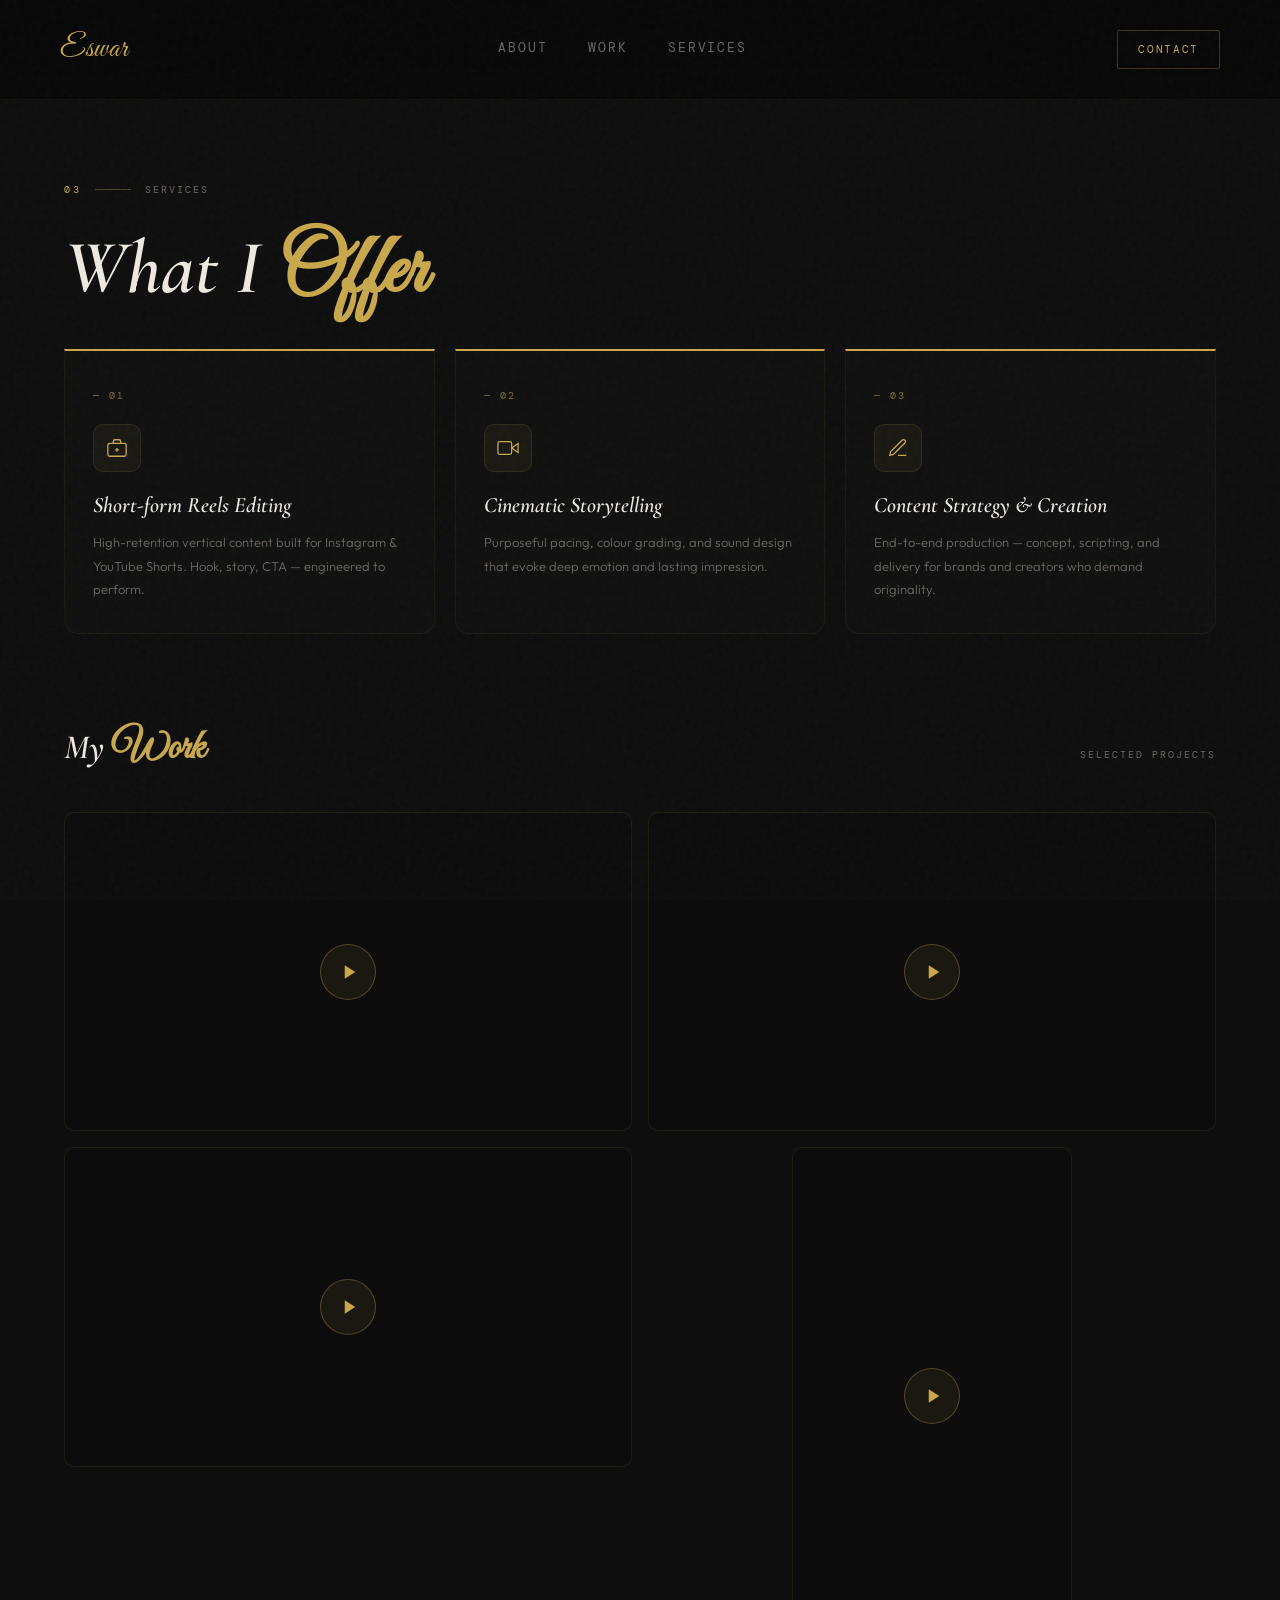
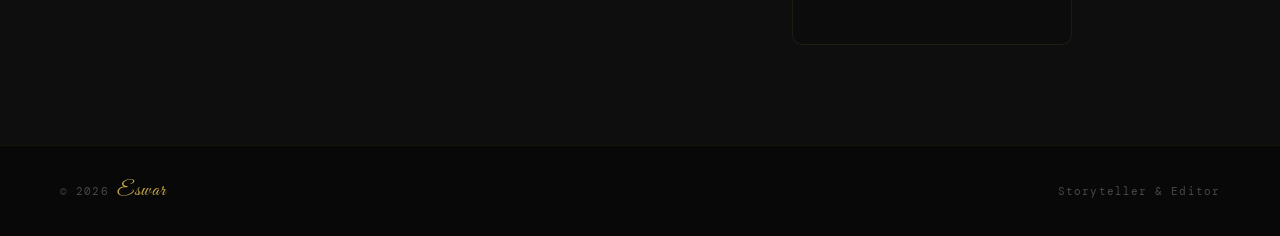
<file: services.html>
<!DOCTYPE html>
<html lang="en">
<head>
<meta charset="UTF-8">
<meta name="viewport" content="width=device-width, initial-scale=1.0">
<title>Eswar — Services</title>
<link rel="preconnect" href="https://fonts.googleapis.com">
<link rel="preconnect" href="https://fonts.gstatic.com" crossorigin>
<link href="https://fonts.googleapis.com/css2?family=Cormorant+Garamond:ital,wght@0,300;0,400;0,600;0,700;1,300;1,400;1,600;1,700&family=Great+Vibes&family=Outfit:wght@300;400;500&family=DM+Mono:wght@300;400&display=swap" rel="stylesheet">
<link rel="stylesheet" href="styles.css">
<!-- Shader container for services-specific effects -->
<div id="shader-services" style="position:fixed;top:0;left:0;width:100%;height:100%;z-index:1;pointer-events:none;"></div>
</head>
<body>
<nav>
  <a href="hero.html" class="nav-logo">Eswar</a>
  <div class="nav-links">
    <a href="about.html" class="link">About</a>
    <a href="whatido.html" class="link">Work</a>
    <a href="services.html" class="link">Services</a>
    <a href="contact.html" class="link mobile-only">Contact</a>
  </div>
  <div class="nav-cta-wrapper">
    <a href="contact.html" class="nav-cta">Contact</a>
  </div>
  <button class="nav-toggle" aria-label="Toggle Navigation">
    <svg viewBox="0 0 24 24" fill="none" stroke="currentColor">
      <line x1="3" y1="12" x2="21" y2="12"></line>
      <line x1="3" y1="6" x2="21" y2="6"></line>
      <line x1="3" y1="18" x2="21" y2="18"></line>
    </svg>
  </button>
</nav>

<div class="divider"></div>

<section id="services" class="section-wrap">
  <div class="section-tag reveal">
    <span class="tag-num">03</span>
    <span class="tag-line"></span>
    <span class="tag-label">Services</span>
  </div>
  <h2 class="section-heading reveal d1">What I <span class="hl">Offer</span></h2>
  <div class="services-grid">
    <div class="service-card reveal d1">
      <div class="svc-num">— 01</div>
      <div class="svc-icon">
        <svg viewBox="0 0 24 24"><rect x="2" y="7" width="20" height="14" rx="2"/><path d="M16 7V5a2 2 0 00-2-2h-4a2 2 0 00-2 2v2"/><line x1="12" y1="12" x2="12" y2="16"/><line x1="10" y1="14" x2="14" y2="14"/></svg>
      </div>
      <div class="svc-title">Short-form Reels Editing</div>
      <p class="svc-desc">High-retention vertical content built for Instagram &amp; YouTube Shorts. Hook, story, CTA — engineered to perform.</p>
    </div>
    <div class="service-card reveal d2">
      <div class="svc-num">— 02</div>
      <div class="svc-icon">
        <svg viewBox="0 0 24 24"><polygon points="23 7 16 12 23 17 23 7"/><rect x="1" y="5" width="15" height="14" rx="2"/></svg>
      </div>
      <div class="svc-title">Cinematic Storytelling</div>
      <p class="svc-desc">Purposeful pacing, colour grading, and sound design that evoke deep emotion and lasting impression.</p>
    </div>
    <div class="service-card reveal d3">
      <div class="svc-num">— 03</div>
      <div class="svc-icon">
        <svg viewBox="0 0 24 24"><path d="M12 20h9"/><path d="M16.5 3.5a2.121 2.121 0 013 3L7 19l-4 1 1-4L16.5 3.5z"/></svg>
      </div>
      <div class="svc-title">Content Strategy &amp; Creation</div>
      <p class="svc-desc">End-to-end production — concept, scripting, and delivery for brands and creators who demand originality.</p>
    </div>
  </div>

  <div class="work-head reveal">
    <div class="work-title">My <span style="font-family:var(--script);color:var(--gold);font-style:normal;font-size:1.2em;">Work</span></div>
    <span class="work-sub">Selected Projects</span>
  </div>
  <div class="work-grid">
    <div class="work-thumb reveal d1">
      <video src="img/1st-Box.mp4" muted loop playsinline preload="metadata"></video>
      <div class="play-ring"><svg viewBox="0 0 24 24"><polygon points="5 3 19 12 5 21 5 3"/></svg></div>
      <button class="audio-toggle" aria-label="Toggle Audio">
        <svg class="mute-icon" viewBox="0 0 24 24"><path d="M16.5 12c0-1.77-1.02-3.29-2.5-4.03v2.21l2.45 2.45c.03-.21.05-.42.05-.63zm2.5 0c0 .94-.2 1.82-.54 2.64l1.51 1.51C20.63 14.91 21 13.5 21 12c0-4.28-2.99-7.86-7-8.77v2.06c2.89.86 5 3.54 5 6.71zM4.27 3L3 4.27 7.73 9H3v6h4l5 4v-6.73l4.25 4.25c-.67.52-1.42.93-2.25 1.18v2.06c1.38-.31 2.63-.95 3.69-1.81L19.73 21 21 19.73l-9-9L4.27 3zM12 4L9.91 6.09 12 8.18V4z"/></svg>
        <svg class="unmute-icon" viewBox="0 0 24 24"><path d="M3 9v6h4l5 4V5L7 9H3zm13.5 3c0-1.77-1.02-3.29-2.5-4.03v8.05c1.48-.73 2.5-2.25 2.5-4.02zM14 3.23v2.06c2.89.86 5 3.54 5 6.71s-2.11 5.85-5 6.71v2.06c4.01-.91 7-4.49 7-8.77s-2.99-7.86-7-8.77z"/></svg>
      </button>
    </div>
    <div class="work-thumb reveal d2">
      <video src="img/2nd-Box.mp4" muted loop playsinline preload="metadata"></video>
      <div class="play-ring"><svg viewBox="0 0 24 24"><polygon points="5 3 19 12 5 21 5 3"/></svg></div>
      <button class="audio-toggle" aria-label="Toggle Audio">
        <svg class="mute-icon" viewBox="0 0 24 24"><path d="M16.5 12c0-1.77-1.02-3.29-2.5-4.03v2.21l2.45 2.45c.03-.21.05-.42.05-.63zm2.5 0c0 .94-.2 1.82-.54 2.64l1.51 1.51C20.63 14.91 21 13.5 21 12c0-4.28-2.99-7.86-7-8.77v2.06c2.89.86 5 3.54 5 6.71zM4.27 3L3 4.27 7.73 9H3v6h4l5 4v-6.73l4.25 4.25c-.67.52-1.42.93-2.25 1.18v2.06c1.38-.31 2.63-.95 3.69-1.81L19.73 21 21 19.73l-9-9L4.27 3zM12 4L9.91 6.09 12 8.18V4z"/></svg>
        <svg class="unmute-icon" viewBox="0 0 24 24"><path d="M3 9v6h4l5 4V5L7 9H3zm13.5 3c0-1.77-1.02-3.29-2.5-4.03v8.05c1.48-.73 2.5-2.25 2.5-4.02zM14 3.23v2.06c2.89.86 5 3.54 5 6.71s-2.11 5.85-5 6.71v2.06c4.01-.91 7-4.49 7-8.77s-2.99-7.86-7-8.77z"/></svg>
      </button>
    </div>
    <div class="work-thumb reveal d3">
      <video src="img/3rd-Box.mp4" muted loop playsinline preload="metadata"></video>
      <div class="play-ring"><svg viewBox="0 0 24 24"><polygon points="5 3 19 12 5 21 5 3"/></svg></div>
      <button class="audio-toggle" aria-label="Toggle Audio">
        <svg class="mute-icon" viewBox="0 0 24 24"><path d="M16.5 12c0-1.77-1.02-3.29-2.5-4.03v2.21l2.45 2.45c.03-.21.05-.42.05-.63zm2.5 0c0 .94-.2 1.82-.54 2.64l1.51 1.51C20.63 14.91 21 13.5 21 12c0-4.28-2.99-7.86-7-8.77v2.06c2.89.86 5 3.54 5 6.71zM4.27 3L3 4.27 7.73 9H3v6h4l5 4v-6.73l4.25 4.25c-.67.52-1.42.93-2.25 1.18v2.06c1.38-.31 2.63-.95 3.69-1.81L19.73 21 21 19.73l-9-9L4.27 3zM12 4L9.91 6.09 12 8.18V4z"/></svg>
        <svg class="unmute-icon" viewBox="0 0 24 24"><path d="M3 9v6h4l5 4V5L7 9H3zm13.5 3c0-1.77-1.02-3.29-2.5-4.03v8.05c1.48-.73 2.5-2.25 2.5-4.02zM14 3.23v2.06c2.89.86 5 3.54 5 6.71s-2.11 5.85-5 6.71v2.06c4.01-.91 7-4.49 7-8.77s-2.99-7.86-7-8.77z"/></svg>
      </button>
    </div>
    <div class="work-thumb vertical-video reveal d4">
      <video src="img/4th-Box.mp4" muted loop playsinline preload="metadata"></video>
      <div class="play-ring"><svg viewBox="0 0 24 24"><polygon points="5 3 19 12 5 21 5 3"/></svg></div>
      <button class="audio-toggle" aria-label="Toggle Audio">
        <svg class="mute-icon" viewBox="0 0 24 24"><path d="M16.5 12c0-1.77-1.02-3.29-2.5-4.03v2.21l2.45 2.45c.03-.21.05-.42.05-.63zm2.5 0c0 .94-.2 1.82-.54 2.64l1.51 1.51C20.63 14.91 21 13.5 21 12c0-4.28-2.99-7.86-7-8.77v2.06c2.89.86 5 3.54 5 6.71zM4.27 3L3 4.27 7.73 9H3v6h4l5 4v-6.73l4.25 4.25c-.67.52-1.42.93-2.25 1.18v2.06c1.38-.31 2.63-.95 3.69-1.81L19.73 21 21 19.73l-9-9L4.27 3zM12 4L9.91 6.09 12 8.18V4z"/></svg>
        <svg class="unmute-icon" viewBox="0 0 24 24"><path d="M3 9v6h4l5 4V5L7 9H3zm13.5 3c0-1.77-1.02-3.29-2.5-4.03v8.05c1.48-.73 2.5-2.25 2.5-4.02zM14 3.23v2.06c2.89.86 5 3.54 5 6.71s-2.11 5.85-5 6.71v2.06c4.01-.91 7-4.49 7-8.77s-2.99-7.86-7-8.77z"/></svg>
      </button>
    </div>
  </div>
</section>

<footer>
  <span class="ft">© 2026 <span class="ft-script">Eswar</span></span>
  <span class="ft" style="color:var(--muted2);">Storyteller &amp; Editor</span>
</footer>

<script src="script.js"></script>
</body>
</html>
</file>
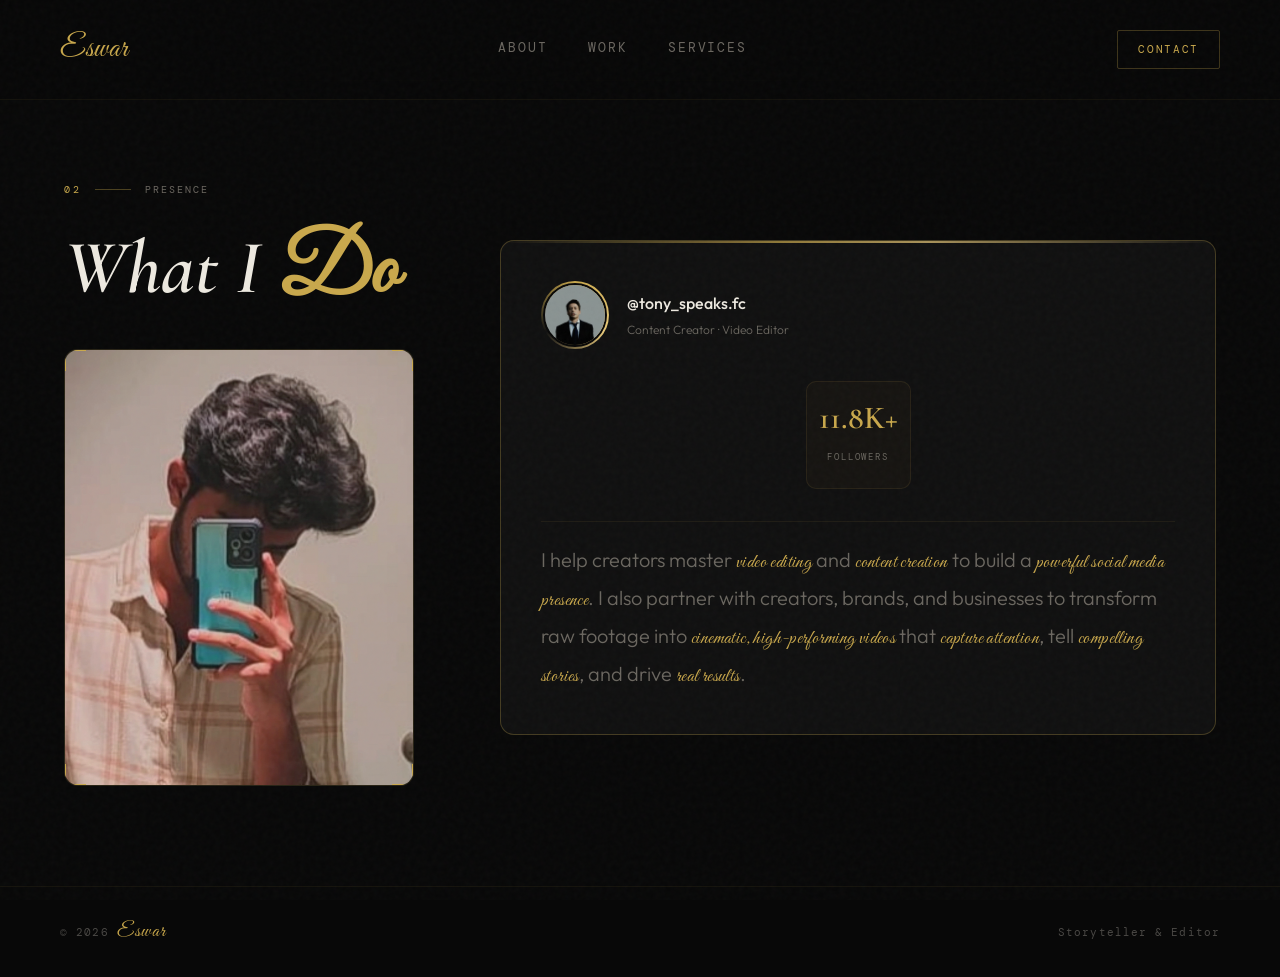
<file: whatido.html>
<!DOCTYPE html>
<html lang="en">
<head>
<meta charset="UTF-8">
<meta name="viewport" content="width=device-width, initial-scale=1.0">
<title>Eswar — What I Do</title>
<link rel="preconnect" href="https://fonts.googleapis.com">
<link rel="preconnect" href="https://fonts.gstatic.com" crossorigin>
<link href="https://fonts.googleapis.com/css2?family=Cormorant+Garamond:ital,wght@0,300;0,400;0,600;0,700;1,300;1,400;1,600;1,700&family=Great+Vibes&family=Outfit:wght@300;400;500&family=DM+Mono:wght@300;400&display=swap" rel="stylesheet">
<link rel="stylesheet" href="styles.css">
<!-- Shader container for whatido-specific effects -->
<div id="shader-whatido" style="position:fixed;top:0;left:0;width:100%;height:100%;z-index:1;pointer-events:none;"></div>
</head>
<body>
<nav>
  <a href="hero.html" class="nav-logo">Eswar</a>
  <div class="nav-links">
    <a href="about.html" class="link">About</a>
    <a href="whatido.html" class="link">Work</a>
    <a href="services.html" class="link">Services</a>
    <a href="contact.html" class="link mobile-only">Contact</a>
  </div>
  <div class="nav-cta-wrapper">
    <a href="contact.html" class="nav-cta">Contact</a>
  </div>
  <button class="nav-toggle" aria-label="Toggle Navigation">
    <svg viewBox="0 0 24 24" fill="none" stroke="currentColor">
      <line x1="3" y1="12" x2="21" y2="12"></line>
      <line x1="3" y1="6" x2="21" y2="6"></line>
      <line x1="3" y1="18" x2="21" y2="18"></line>
    </svg>
  </button>
</nav>

<div class="divider"></div>

<section id="whatido" class="section-wrap">
  <div class="section-tag reveal">
    <span class="tag-num">02</span>
    <span class="tag-line"></span>
    <span class="tag-label">Presence</span>
  </div>
  <h2 class="section-heading reveal d1">What I <span class="hl">Do</span></h2>
  <div class="whatido-grid">
    <div class="portrait-card reveal d2">
      <span class="corner tl"></span>
      <span class="corner tr"></span>
      <span class="corner bl"></span>
      <span class="corner br"></span>
      <img src="img/about-me.jpg.webp" alt="Work" class="photo-img">
    </div>

    <div class="insta-card reveal d3">
      <div class="insta-profile">
        <div class="avatar-ring">
          <div class="avatar-inner">
            <img src="img/tony_profile.png" alt="Tony Speaks" style="width:100%; height:100%; object-fit:cover;">
          </div>
        </div>
        <div>
          <div class="insta-handle">@tony_speaks.fc</div>
          <div class="insta-sub">Content Creator · Video Editor</div>
        </div>
      </div>
      <div class="insta-stats">
        <div class="stat-item"><span class="stat-num" id="followers">0</span><span class="stat-label">Followers</span></div>
      </div>
      <p class="insta-footer">I help creators master <span class="text-highlight">video editing</span> and <span class="text-highlight">content creation</span> to build a <span class="text-highlight">powerful social media presence</span>. I also partner with creators, brands, and businesses to transform raw footage into <span class="text-highlight">cinematic, high-performing videos</span> that <span class="text-highlight">capture attention</span>, tell <span class="text-highlight">compelling stories</span>, and drive <span class="text-highlight">real results</span>.</p>
    </div>
  </div>
</section>

<footer>
  <span class="ft">© 2026 <span class="ft-script">Eswar</span></span>
  <span class="ft" style="color:var(--muted2);">Storyteller &amp; Editor</span>
</footer>

<script src="script.js"></script>
</body>
</html>
</file>
<file: styles.css>
*,
*::before,
*::after {
  margin: 0;
  padding: 0;
  box-sizing: border-box;
}

:root {
  --black: #080808;
  --black2: #0e0e0e;
  --card: #101010;
  --gold: #c9a84c;
  --gold2: #e8c97a;
  --gold-glow: rgba(201, 168, 76, 0.18);
  --gold-border: rgba(201, 168, 76, 0.28);
  --cream: #ede9e0;
  --muted: #6b6760;
  --muted2: #4a4845;
  --serif: 'Cormorant Garamond', Georgia, serif;
  --script: 'Great Vibes', cursive;
  --sans: 'Outfit', sans-serif;
  --mono: 'DM Mono', monospace;
}

html {
  scroll-behavior: auto;
}

body {
  background: var(--black);
  color: var(--cream);
  font-family: var(--sans);
  font-size: 16px;
  line-height: 1.7;
  overflow-x: hidden;
  padding-top: 80px;
  position: relative;
}

/* ─── GRAIN ─── */
body::before {
  content: '';
  position: fixed;
  inset: 0;
  background-image: url("data:image/svg+xml,%3Csvg viewBox='0 0 200 200' xmlns='http://www.w3.org/2000/svg'%3E%3Cfilter id='n'%3E%3CfeTurbulence type='fractalNoise' baseFrequency='0.85' numOctaves='4' stitchTiles='stitch'/%3E%3C/filter%3E%3Crect width='100%25' height='100%25' filter='url(%23n)'/%3E%3C/svg%3E");
  opacity: 0.03;
  pointer-events: none;
  z-index: 9999;
}

/* ─── ORB ─── */
.orb {
  position: absolute;
  border-radius: 50%;
  pointer-events: none;
}

/* ─── NAV ─── */
nav {
  position: fixed;
  top: 0;
  left: 0;
  right: 0;
  z-index: 100;
  display: grid;
  grid-template-columns: auto 1fr auto;
  align-items: center;
  padding: 24px 60px;
  background: rgba(8, 8, 8, 0.9);
  backdrop-filter: blur(16px);
  border-bottom: 1px solid rgba(201, 168, 76, 0.06);
  transition: padding 0.4s;
}

/* Mobile Toggle */
.nav-toggle {
  display: none;
  background: none;
  border: none;
  color: var(--gold);
  cursor: pointer;
  z-index: 1000;
  padding: 8px;
  margin-right: -8px;
}

.nav-toggle svg {
  width: 24px;
  height: 24px;
  stroke: currentColor;
  stroke-width: 1.5;
  transition: transform 0.4s;
}

.nav-toggle.active svg {
  transform: rotate(90deg);
}

.nav-logo {
  font-family: var(--script);
  font-size: 30px;
  color: var(--gold);
  text-decoration: none;
}

.nav-links {
  display: flex;
  gap: 40px;
  align-items: center;
  justify-content: center;
}

.nav-cta-wrapper {
  display: flex;
  justify-content: flex-end;
  text-align: right;
}

nav a.link {
  font-family: var(--mono);
  font-size: 11px;
  letter-spacing: 0.2em;
  text-transform: uppercase;
  color: var(--muted);
  text-decoration: none;
  position: relative;
  padding-bottom: 3px;
  transition: color 0.3s;
}

nav a.link::after {
  content: '';
  position: absolute;
  bottom: 0;
  left: 0;
  height: 1px;
  width: 0;
  background: var(--gold);
  transition: width 0.35s ease;
}

nav a.link:hover {
  color: var(--cream);
}

nav a.link:hover::after {
  width: 100%;
}

.nav-cta {
  font-family: var(--mono);
  font-size: 11px;
  letter-spacing: 0.15em;
  text-transform: uppercase;
  color: var(--gold);
  border: 1px solid var(--gold-border);
  padding: 9px 20px;
  border-radius: 2px;
  text-decoration: none;
  transition: background 0.3s, color 0.3s;
}

.nav-cta:hover {
  background: var(--gold);
  color: var(--black);
}

/* Responsive Overrides */
@media (max-width: 768px) {
  nav {
    grid-template-columns: 1fr auto;
    padding: 16px 24px;
  }

  .nav-toggle {
    display: block;
    grid-column: 2;
  }

  .nav-links {
    position: fixed;
    top: 0;
    left: 0;
    width: 100%;
    height: 100vh;
    background: var(--black);
    flex-direction: column;
    justify-content: center;
    gap: 32px;
    z-index: 900;
    opacity: 0;
    visibility: hidden;
    transition: all 0.5s ease;
    backdrop-filter: blur(20px);
  }

  .nav-links.active {
    opacity: 1;
    visibility: visible;
  }

  .mobile-only {
    display: block !important;
  }

  .nav-links a.link {
    font-size: 16px;
    padding: 10px;
  }

  .nav-cta-wrapper {
    display: none;
    /* Hide desktop CTA in mobile view */
  }

  .nav-links .nav-cta {
    display: block;
    border-color: var(--gold);
    margin-top: 10px;
  }

  #hero {
    padding: 0 24px 100px;
  }

  .hero-name {
    font-size: clamp(64px, 18vw, 120px);
    margin-bottom: 8px;
  }

  .hero-sub {
    font-size: 20px !important;
    margin-bottom: 32px;
  }

  .hero-actions {
    margin-top: 40px;
  }

  .section-wrap {
    padding: 80px 24px;
  }

  .insta-card {
    margin-top: 0;
    margin-left: 0;
    margin-bottom: 32px;
    padding: 30px 24px;
  }

  .portrait-card {
    margin: 0 auto;
    max-width: 100%;
  }

  .services-grid {
    grid-template-columns: 1fr;
  }

  .work-grid {
    grid-template-columns: 1fr;
  }
}

@media (max-width: 480px) {
  .hero-name {
    font-size: clamp(60px, 22vw, 84px);
  }

  .section-heading {
    font-size: 42px;
  }
}

/* ─── HERO ─── */
#hero {
  min-height: 100vh;
  display: flex;
  flex-direction: column;
  justify-content: flex-end;
  padding: 0 64px 80px;
  position: relative;
  overflow: hidden;
}

.hero-orb1 {
  width: 700px;
  height: 700px;
  top: -200px;
  right: -150px;
  background: radial-gradient(circle, rgba(201, 168, 76, 0.1) 0%, transparent 65%);
}

.hero-orb2 {
  width: 500px;
  height: 500px;
  bottom: -80px;
  left: 15%;
  background: radial-gradient(circle, rgba(201, 168, 76, 0.06) 0%, transparent 65%);
}

.hero-eyebrow {
  font-family: var(--mono);
  font-size: 11px;
  letter-spacing: 0.3em;
  color: var(--gold);
  text-transform: uppercase;
  margin-bottom: 24px;
  display: flex;
  align-items: center;
  gap: 16px;
  opacity: 0;
  animation: fadeIn 1s ease 0.3s forwards;
}

.hero-eyebrow::before {
  content: '';
  display: block;
  width: 40px;
  height: 1px;
  background: var(--gold);
  opacity: 0.5;
}

.hero-name {
  font-family: var(--script);
  font-size: clamp(100px, 16vw, 210px);
  color: var(--gold);
  line-height: 0.82;
  letter-spacing: 0.01em;
  margin-bottom: 16px;
  opacity: 0;
  animation: fadeUp 1.1s ease 0.5s forwards;
}

.hero-sub {
  font-family: var(--serif);
  font-size: clamp(24px, 3.5vw, 48px);
  font-weight: 300;
  font-style: italic;
  color: var(--cream);
  opacity: 0;
  animation: fadeUp 1.1s ease 0.7s forwards;
  letter-spacing: 0.04em;
  margin-bottom: 48px;
}

.hero-bottom {
  display: flex;
  justify-content: space-between;
  align-items: flex-end;
  border-top: 1px solid rgba(201, 168, 76, 0.1);
  padding-top: 32px;
  opacity: 0;
  animation: fadeUp 1s ease 0.9s forwards;
}

.hero-desc {
  font-size: 14px;
  color: var(--muted);
  max-width: 360px;
  line-height: 1.85;
  font-weight: 300;
}

.hero-scroll {
  display: flex;
  flex-direction: column;
  align-items: center;
  gap: 10px;
}

/* Hero Actions */
.hero-actions {
  margin-top: 48px;
  margin-bottom: 64px;
  opacity: 0;
  animation: fadeUp 1.1s ease 0.9s forwards;
}

.hero-btn {
  display: inline-flex;
  align-items: center;
  gap: 14px;
  font-family: var(--mono);
  font-size: 11px;
  letter-spacing: 0.2em;
  text-transform: uppercase;
  color: var(--gold);
  text-decoration: none;
  border: 1px solid var(--gold-border);
  padding: 16px 36px;
  border-radius: 2px;
  transition: all 0.4s cubic-bezier(0.23, 1, 0.32, 1);
  position: relative;
  overflow: hidden;
}

.hero-btn:hover {
  background: var(--gold);
  color: var(--black);
  border-color: var(--gold);
  box-shadow: 0 0 40px rgba(201, 168, 76, 0.15);
  transform: translateY(-2px);
}

.hero-btn .arrow-line {
  height: 1px;
  width: 20px;
  background: currentColor;
  opacity: 0.6;
}

.scroll-line {
  width: 1px;
  height: 52px;
  background: linear-gradient(to bottom, var(--gold), transparent);
  animation: scrollPulse 2.2s ease-in-out infinite;
}

@keyframes scrollPulse {

  0%,
  100% {
    opacity: 0.25;
  }

  50% {
    opacity: 1;
  }
}

.scroll-text {
  font-family: var(--mono);
  font-size: 9px;
  letter-spacing: 0.28em;
  color: var(--muted);
  text-transform: uppercase;
  writing-mode: vertical-rl;
}

/* ─── SHARED SECTION ─── */
.section-wrap {
  padding: 100px 64px;
  position: relative;
  overflow: hidden;
}

.section-tag {
  display: flex;
  align-items: center;
  gap: 14px;
  margin-bottom: 32px;
}

.tag-num {
  font-family: var(--mono);
  font-size: 10px;
  color: var(--gold);
  letter-spacing: 0.25em;
}

.tag-line {
  height: 1px;
  width: 36px;
  background: var(--gold);
  opacity: 0.35;
}

.nav-links a.link {
  font-family: var(--mono);
  font-size: 13px;
  color: var(--muted);
  text-decoration: none;
  letter-spacing: 0.15em;
  text-transform: uppercase;
  transition: all 0.3s;
}

.mobile-only {
  display: none;
}

.tag-label {
  font-family: var(--mono);
  font-size: 10px;
  color: var(--muted);
  letter-spacing: 0.2em;
  text-transform: uppercase;
}

.section-heading {
  font-family: var(--serif);
  font-size: clamp(42px, 6vw, 76px);
  font-weight: 600;
  font-style: italic;
  line-height: 1.02;
  margin-bottom: 32px;
  color: var(--cream);
}

.section-heading .hl {
  font-family: var(--script);
  color: var(--gold);
  font-style: normal;
  font-size: 1.12em;
}

.text-highlight {
  font-family: var(--script);
  color: var(--gold);
  font-style: normal;
  font-weight: 500;
  letter-spacing: 0.02em;
}

/* ─── ABOUT ─── */
#about {
  background: var(--black2);
}

.about-grid {
  display: grid;
  grid-template-columns: 1.5fr 1fr;
  gap: 40px;
  align-items: center;
}

.about-photo-wrap {
  position: relative;
  top: -40px;
  max-width: 380px;
  margin-left: auto;
  animation: float 6s ease-in-out infinite;
}

@keyframes float {

  0%,
  100% {
    transform: translateY(0);
  }

  50% {
    transform: translateY(-15px);
  }
}

.photo-frame {
  position: relative;
  width: 100%;
  aspect-ratio: 3/4;
  background: #0d0d0d;
  border: 1px solid rgba(201, 168, 76, 0.15);
  border-radius: 4px;
  display: flex;
  align-items: center;
  justify-content: center;
  overflow: hidden;
}

.photo-img {
  width: 100%;
  height: 100%;
  object-fit: cover;
  display: block;
  z-index: 1;
}

.photo-frame::after {
  content: '';
  position: absolute;
  inset: 0;
  background: linear-gradient(135deg, rgba(201, 168, 76, 0.04) 0%, transparent 60%);
  pointer-events: none;
}

.corner {
  position: absolute;
  width: 22px;
  height: 22px;
  z-index: 2;
}

.corner.tl {
  top: -1px;
  left: -1px;
  border-top: 2px solid var(--gold);
  border-left: 2px solid var(--gold);
}

.corner.tr {
  top: -1px;
  right: -1px;
  border-top: 2px solid var(--gold);
  border-right: 2px solid var(--gold);
}

.corner.bl {
  bottom: -1px;
  left: -1px;
  border-bottom: 2px solid var(--gold);
  border-left: 2px solid var(--gold);
}

.corner.br {
  bottom: -1px;
  right: -1px;
  border-bottom: 2px solid var(--gold);
  border-right: 2px solid var(--gold);
}

.photo-placeholder {
  display: flex;
  flex-direction: column;
  align-items: center;
  gap: 14px;
  z-index: 1;
}

.photo-icon-ring {
  width: 64px;
  height: 64px;
  border-radius: 50%;
  border: 1px solid var(--gold-border);
  display: flex;
  align-items: center;
  justify-content: center;
  background: rgba(201, 168, 76, 0.04);
}

.photo-icon-ring svg {
  width: 26px;
  height: 26px;
  stroke: var(--gold);
  fill: none;
  stroke-width: 1.2;
}

.photo-placeholder span {
  font-family: var(--mono);
  font-size: 10px;
  letter-spacing: 0.22em;
  color: var(--muted2);
  text-transform: uppercase;
}

.about-float-badge {
  position: absolute;
  bottom: -20px;
  right: -24px;
  background: var(--card);
  border: 1px solid var(--gold-border);
  border-radius: 4px;
  padding: 16px 22px;
  z-index: 3;
}

.badge-num {
  font-family: var(--script);
  font-size: 40px;
  color: var(--gold);
  line-height: 1;
  display: block;
}

.badge-label {
  font-family: var(--mono);
  font-size: 9px;
  letter-spacing: 0.2em;
  color: var(--muted);
  text-transform: uppercase;
}

.about-name-script {
  font-family: var(--script);
  font-size: clamp(72px, 10vw, 130px);
  color: var(--gold);
  line-height: 0.88;
  display: block;
  margin-bottom: 24px;
}

.about-tagline {
  display: flex;
  align-items: center;
  gap: 12px;
  margin-bottom: 36px;
  flex-wrap: wrap;
}

.tl-dot {
  width: 4px;
  height: 4px;
  border-radius: 50%;
  background: var(--gold);
  opacity: 0.45;
  flex-shrink: 0;
}

.tl-text {
  font-family: var(--mono);
  font-size: 11px;
  letter-spacing: 0.2em;
  color: var(--muted);
  text-transform: uppercase;
}

.about-bio {
  font-size: 16px;
  font-weight: 300;
  color: rgba(237, 233, 224, 0.6);
  line-height: 1.95;
  max-width: 500px;
  margin-bottom: 44px;
}

.about-bio em {
  font-family: var(--serif);
  font-style: italic;
  color: var(--cream);
  font-size: 1.1em;
}

.about-stats {
  display: flex;
  gap: 44px;
  padding-top: 32px;
  border-top: 1px solid rgba(201, 168, 76, 0.1);
}

.astat {
  display: flex;
  flex-direction: column;
  gap: 5px;
}

.astat-n {
  font-family: var(--serif);
  font-size: 36px;
  font-weight: 600;
  color: var(--gold);
  line-height: 1;
}

.astat-l {
  font-family: var(--mono);
  font-size: 9px;
  letter-spacing: 0.2em;
  color: var(--muted);
  text-transform: uppercase;
}

/* ─── WHAT I DO ─── */
#whatido {
  background: var(--black);
}

.whatido-grid {
  display: grid;
  grid-template-columns: 1fr 1fr;
  gap: 40px;
  align-items: center;
}

.insta-card {
  background: var(--card);
  border: 1px solid var(--gold-border);
  border-radius: 14px;
  padding: 40px;
  display: flex;
  flex-direction: column;
  gap: 32px;
  position: relative;
  overflow: hidden;
  transition: box-shadow 0.4s;
  margin-top: -160px;
  margin-left: -160px;
}

.insta-card::before {
  content: '';
  position: absolute;
  top: 0;
  left: 0;
  right: 0;
  height: 2px;
  background: linear-gradient(to right, transparent, var(--gold) 40%, var(--gold2) 60%, transparent);
  opacity: 0.7;
}

.insta-card:hover {
  box-shadow: 0 0 70px rgba(201, 168, 76, 0.1);
}

.insta-profile {
  display: flex;
  align-items: center;
  gap: 18px;
}

.avatar-ring {
  width: 68px;
  height: 68px;
  border-radius: 50%;
  padding: 2px;
  background: conic-gradient(var(--gold) 0deg, var(--gold2) 120deg, transparent 240deg, var(--gold) 360deg);
  flex-shrink: 0;
}

.avatar-inner {
  width: 100%;
  height: 100%;
  border-radius: 50%;
  background: var(--card);
  border: 2px solid var(--black);
  display: flex;
  align-items: center;
  justify-content: center;
  overflow: hidden;
}

.avatar-inner svg {
  width: 26px;
  height: 26px;
  stroke: var(--muted);
  fill: none;
  stroke-width: 1.3;
}

.avatar-inner img {
  width: 100%;
  height: 100%;
  object-fit: cover;
  display: block;
}

.insta-handle {
  font-family: var(--sans);
  font-size: 16px;
  font-weight: 500;
  color: var(--cream);
}

.insta-sub {
  font-size: 12px;
  color: var(--muted);
  margin-top: 3px;
  font-weight: 300;
}

.insta-stats {
  display: flex;
  justify-content: center;
  gap: 12px;
}

.stat-item {
  background: rgba(201, 168, 76, 0.03);
  border: 1px solid rgba(201, 168, 76, 0.1);
  border-radius: 10px;
  padding: 20px 12px;
  text-align: center;
  transition: border-color 0.3s;
  margin: 0 auto;
}

.stat-item:hover {
  border-color: rgba(201, 168, 76, 0.3);
}

.stat-num {
  font-family: var(--serif);
  font-size: 32px;
  font-weight: 600;
  color: var(--gold);
  display: block;
  line-height: 1;
  margin-bottom: 7px;
}

.stat-label {
  font-family: var(--mono);
  font-size: 9px;
  letter-spacing: 0.2em;
  color: var(--muted);
  text-transform: uppercase;
}

.insta-footer {
  font-size: 20px;
  color: var(--muted);
  font-weight: 300;
  border-top: 1px solid rgba(201, 168, 76, 0.08);
  padding-top: 20px;
  line-height: 1.75;
}

.portrait-card {
  background: #0c0c0c;
  border: 1px solid rgba(201, 168, 76, 0.15);
  border-radius: 14px;
  aspect-ratio: 4/5;
  width: 100%;
  max-width: 350px;
  display: flex;
  align-items: center;
  justify-content: center;
  position: relative;
  overflow: hidden;
  transition: box-shadow 0.4s, border-color 0.4s;
  animation: float 5s ease-in-out infinite alternate;
}

.portrait-card:hover {
  border-color: rgba(201, 168, 76, 0.4);
  box-shadow: 0 0 80px rgba(201, 168, 76, 0.1), inset 0 0 80px rgba(0, 0, 0, 0.5);
}

.portrait-card::after {
  content: '';
  position: absolute;
  inset: 0;
  background: linear-gradient(to top, rgba(8, 8, 8, 0.55) 0%, transparent 45%);
  pointer-events: none;
}

/* ─── SERVICES ─── */
#services {
  background: var(--black2);
}

.services-grid {
  display: grid;
  grid-template-columns: repeat(3, 1fr);
  gap: 20px;
  margin-bottom: 80px;
}

.service-card {
  background: var(--card);
  border: 1px solid rgba(201, 168, 76, 0.07);
  border-top: 2px solid var(--gold);
  border-radius: 0 0 14px 14px;
  padding: 36px 28px 32px;
  position: relative;
  overflow: hidden;
  transition: transform 0.35s, box-shadow 0.35s, border-color 0.35s;
}

.service-card:hover {
  transform: translateY(-8px);
  box-shadow: 0 24px 70px rgba(0, 0, 0, 0.5), 0 0 40px rgba(201, 168, 76, 0.07);
  border-color: rgba(201, 168, 76, 0.22);
}

.svc-num {
  font-family: var(--mono);
  font-size: 10px;
  color: var(--gold);
  letter-spacing: 0.2em;
  margin-bottom: 20px;
  opacity: 0.6;
}

.svc-icon {
  width: 48px;
  height: 48px;
  border-radius: 10px;
  background: rgba(201, 168, 76, 0.05);
  display: flex;
  align-items: center;
  justify-content: center;
  margin-bottom: 20px;
  border: 1px solid rgba(201, 168, 76, 0.12);
}

.svc-icon svg {
  width: 22px;
  height: 22px;
  stroke: var(--gold);
  fill: none;
  stroke-width: 1.4;
}

.svc-title {
  font-family: var(--serif);
  font-size: 22px;
  font-weight: 600;
  font-style: italic;
  color: var(--cream);
  margin-bottom: 12px;
  line-height: 1.25;
}

.svc-desc {
  font-size: 13px;
  color: var(--muted);
  line-height: 1.8;
  font-weight: 300;
}

/* ─── MY WORK ─── */
.work-head {
  display: flex;
  align-items: baseline;
  justify-content: space-between;
  margin-bottom: 28px;
}

.work-title {
  font-family: var(--serif);
  font-size: 34px;
  font-style: italic;
  font-weight: 600;
  color: var(--cream);
}

.work-sub {
  font-family: var(--mono);
  font-size: 10px;
  letter-spacing: 0.2em;
  color: var(--muted);
  text-transform: uppercase;
}

.work-grid {
  display: grid;
  grid-template-columns: 1fr 1fr;
  gap: 16px;
  align-items: start;
}

.work-thumb {
  aspect-ratio: 16/9;
  background: #0c0c0c;
  border: 1px solid rgba(201, 168, 76, 0.1);
  border-radius: 10px;
  display: flex;
  align-items: center;
  justify-content: center;
  position: relative;
  overflow: hidden;
  cursor: pointer;
  transition: border-color 0.35s, box-shadow 0.35s;
}

.work-thumb:hover {
  border-color: var(--gold);
  box-shadow: 0 0 50px rgba(201, 168, 76, 0.12);
}

.work-thumb:hover .play-ring {
  opacity: 0;
  transform: translate(-50%, -50%) scale(0.8);
  pointer-events: none;
}

.work-thumb video {
  width: 100%;
  height: 100%;
  object-fit: cover;
  position: absolute;
  top: 0;
  left: 0;
  z-index: 0;
  opacity: 0.65;
  transition: opacity 0.35s ease;
}

.work-thumb:hover video {
  opacity: 1;
}

.work-thumb.vertical-video {
  aspect-ratio: 9/16;
  max-width: 280px;
  width: 100%;
  justify-self: center;
}

.audio-toggle {
  position: absolute;
  bottom: 16px;
  right: 16px;
  width: 36px;
  height: 36px;
  border-radius: 50%;
  background: rgba(8, 8, 8, 0.75);
  border: 1px solid rgba(201, 168, 76, 0.25);
  color: var(--gold);
  display: flex;
  align-items: center;
  justify-content: center;
  cursor: pointer;
  z-index: 5;
  transition: all 0.3s ease, opacity 0.3s ease;
  opacity: 0;
  padding: 0;
  outline: none;
}

.work-thumb:hover .audio-toggle {
  opacity: 1;
}

.audio-toggle:hover {
  background: var(--gold);
  color: var(--black);
  border-color: var(--gold);
  transform: scale(1.05);
}

.audio-toggle svg {
  width: 16px;
  height: 16px;
  fill: currentColor;
}

.audio-toggle.unmuted .mute-icon {
  display: none;
}

.audio-toggle:not(.unmuted) .unmute-icon {
  display: none;
}

.play-ring {
  position: absolute;
  top: 50%;
  left: 50%;
  transform: translate(-50%, -50%);
  width: 56px;
  height: 56px;
  border-radius: 50%;
  background: rgba(201, 168, 76, 0.08);
  border: 1px solid rgba(201, 168, 76, 0.32);
  display: flex;
  align-items: center;
  justify-content: center;
  transition: background 0.35s, transform 0.35s, opacity 0.35s;
  z-index: 1;
}

.play-ring svg {
  width: 18px;
  height: 18px;
  fill: var(--gold);
  margin-left: 3px;
}

.thumb-label {
  position: absolute;
  bottom: 14px;
  left: 16px;
  font-family: var(--mono);
  font-size: 9px;
  letter-spacing: 0.18em;
  color: var(--muted2);
  text-transform: uppercase;
  z-index: 1;
}

/* ─── CONTACT ─── */
#contact {
  background: var(--black);
  padding: 140px 64px 100px;
  position: relative;
  overflow: hidden;
  text-align: center;
}

.contact-orb {
  width: 800px;
  height: 800px;
  top: 50%;
  left: 50%;
  transform: translate(-50%, -50%);
  background: radial-gradient(circle, rgba(201, 168, 76, 0.07) 0%, transparent 60%);
  position: absolute;
  pointer-events: none;
  border-radius: 50%;
}

.contact-pre {
  font-family: var(--mono);
  font-size: 10px;
  letter-spacing: 0.3em;
  color: var(--gold);
  text-transform: uppercase;
  margin-bottom: 20px;
  opacity: 0.75;
}

.contact-heading {
  font-family: var(--serif);
  font-size: clamp(44px, 6.5vw, 88px);
  font-weight: 300;
  font-style: italic;
  line-height: 1.05;
  color: var(--cream);
  opacity: 0.85;
  margin-bottom: 8px;
}

.contact-script {
  font-family: var(--script);
  font-size: clamp(64px, 10vw, 140px);
  color: var(--gold);
  line-height: 0.88;
  display: block;
  margin-bottom: 56px;
}

.cta-row {
  display: flex;
  gap: 16px;
  justify-content: center;
  flex-wrap: wrap;
  margin-bottom: 48px;
}

.btn {
  display: inline-flex;
  align-items: center;
  gap: 10px;
  padding: 16px 38px;
  font-family: var(--mono);
  font-size: 11px;
  letter-spacing: 0.15em;
  text-transform: uppercase;
  border-radius: 3px;
  cursor: pointer;
  transition: all 0.3s;
  text-decoration: none;
}

.btn-gold {
  background: var(--gold);
  border: 1px solid var(--gold);
  color: var(--black);
  font-weight: 500;
}

.btn-gold:hover {
  background: var(--gold2);
  box-shadow: 0 0 50px rgba(201, 168, 76, 0.3);
}

.btn-ghost {
  background: transparent;
  border: 1px solid rgba(237, 233, 224, 0.18);
  color: rgba(237, 233, 224, 0.55);
}

.btn-ghost:hover {
  border-color: rgba(237, 233, 224, 0.5);
  color: var(--cream);
}

.contact-avail {
  font-family: var(--mono);
  font-size: 11px;
  letter-spacing: 0.22em;
  color: var(--muted);
  text-transform: uppercase;
}

.contact-avail span {
  color: var(--gold);
  opacity: 0.8;
}

/* ─── FOOTER ─── */
footer {
  border-top: 1px solid rgba(201, 168, 76, 0.07);
  padding: 28px 60px;
  display: flex;
  justify-content: space-between;
  align-items: center;
  background: var(--black);
}

.ft {
  font-family: var(--mono);
  font-size: 11px;
  color: var(--muted2);
  letter-spacing: 0.1em;
}

.ft-script {
  font-family: var(--script);
  font-size: 20px;
  color: var(--gold);
}

/* ─── DIVIDER ─── */
.divider {
  height: 1px;
  background: linear-gradient(to right, transparent, rgba(201, 168, 76, 0.18), transparent);
}

/* ─── ANIMATIONS ─── */
@keyframes fadeUp {
  from {
    opacity: 0;
    transform: translateY(40px);
  }

  to {
    opacity: 1;
    transform: translateY(0);
  }
}

@keyframes fadeIn {
  from {
    opacity: 0;
  }

  to {
    opacity: 1;
  }
}

.reveal {
  opacity: 0;
  transform: translateY(36px);
  transition: opacity 0.85s ease, transform 0.85s ease;
}

.reveal.visible {
  opacity: 1;
  transform: translateY(0);
}

.reveal.d1 {
  transition-delay: 0.1s;
}

.reveal.d2 {
  transition-delay: 0.22s;
}

.reveal.d3 {
  transition-delay: 0.34s;
}

.reveal.d4 {
  transition-delay: 0.46s;
}

/* ─── CONTACT WAVES ─── */
#contact {
  position: relative;
  overflow: hidden;
  isolation: isolate;
}

.waves-container {
  position: absolute;
  inset: 0;
  z-index: -1;
  pointer-events: none;
  opacity: 0.6;
}

#waves-canvas {
  display: block;
  width: 100%;
  height: 100%;
}

/* ─── RESPONSIVE ─── */
@media (max-width: 900px) {
  nav {
    padding: 18px 24px;
  }

  .section-wrap {
    padding: 80px 24px;
  }

  .about-grid,
  .whatido-grid,
  .services-grid,
  .work-grid {
    grid-template-columns: 1fr !important;
    gap: 40px;
  }

  .about-photo-wrap,
  .portrait-card {
    margin: 0 auto;
    max-width: 100%;
  }

  /* Fix for the "What I Do" floating alignment */
  .insta-card {
    margin: 0 !important;
    width: 100%;
    max-width: 100%;
    box-shadow: none;
    border-radius: 8px;
  }

  .about-float-badge {
    position: static;
    margin-top: 20px;
    display: inline-block;
  }
}

@media (max-width: 768px) {
  .hero-name {
    font-size: clamp(64px, 18vw, 110px);
  }

  .hero-sub {
    font-size: 22px !important;
  }

  .nav-cta-wrapper {
    display: none;
  }
}

@media (max-width: 480px) {
  .section-wrap {
    padding: 60px 20px;
  }

  .hero-name {
    font-size: 72px;
  }

  .section-heading {
    font-size: 38px;
  }

  .about-name-script {
    font-size: 64px;
  }

  .insta-profile {
    flex-direction: column;
    text-align: center;
  }

  .insta-stats {
    flex-direction: column;
    gap: 10px;
  }
}
</file>
